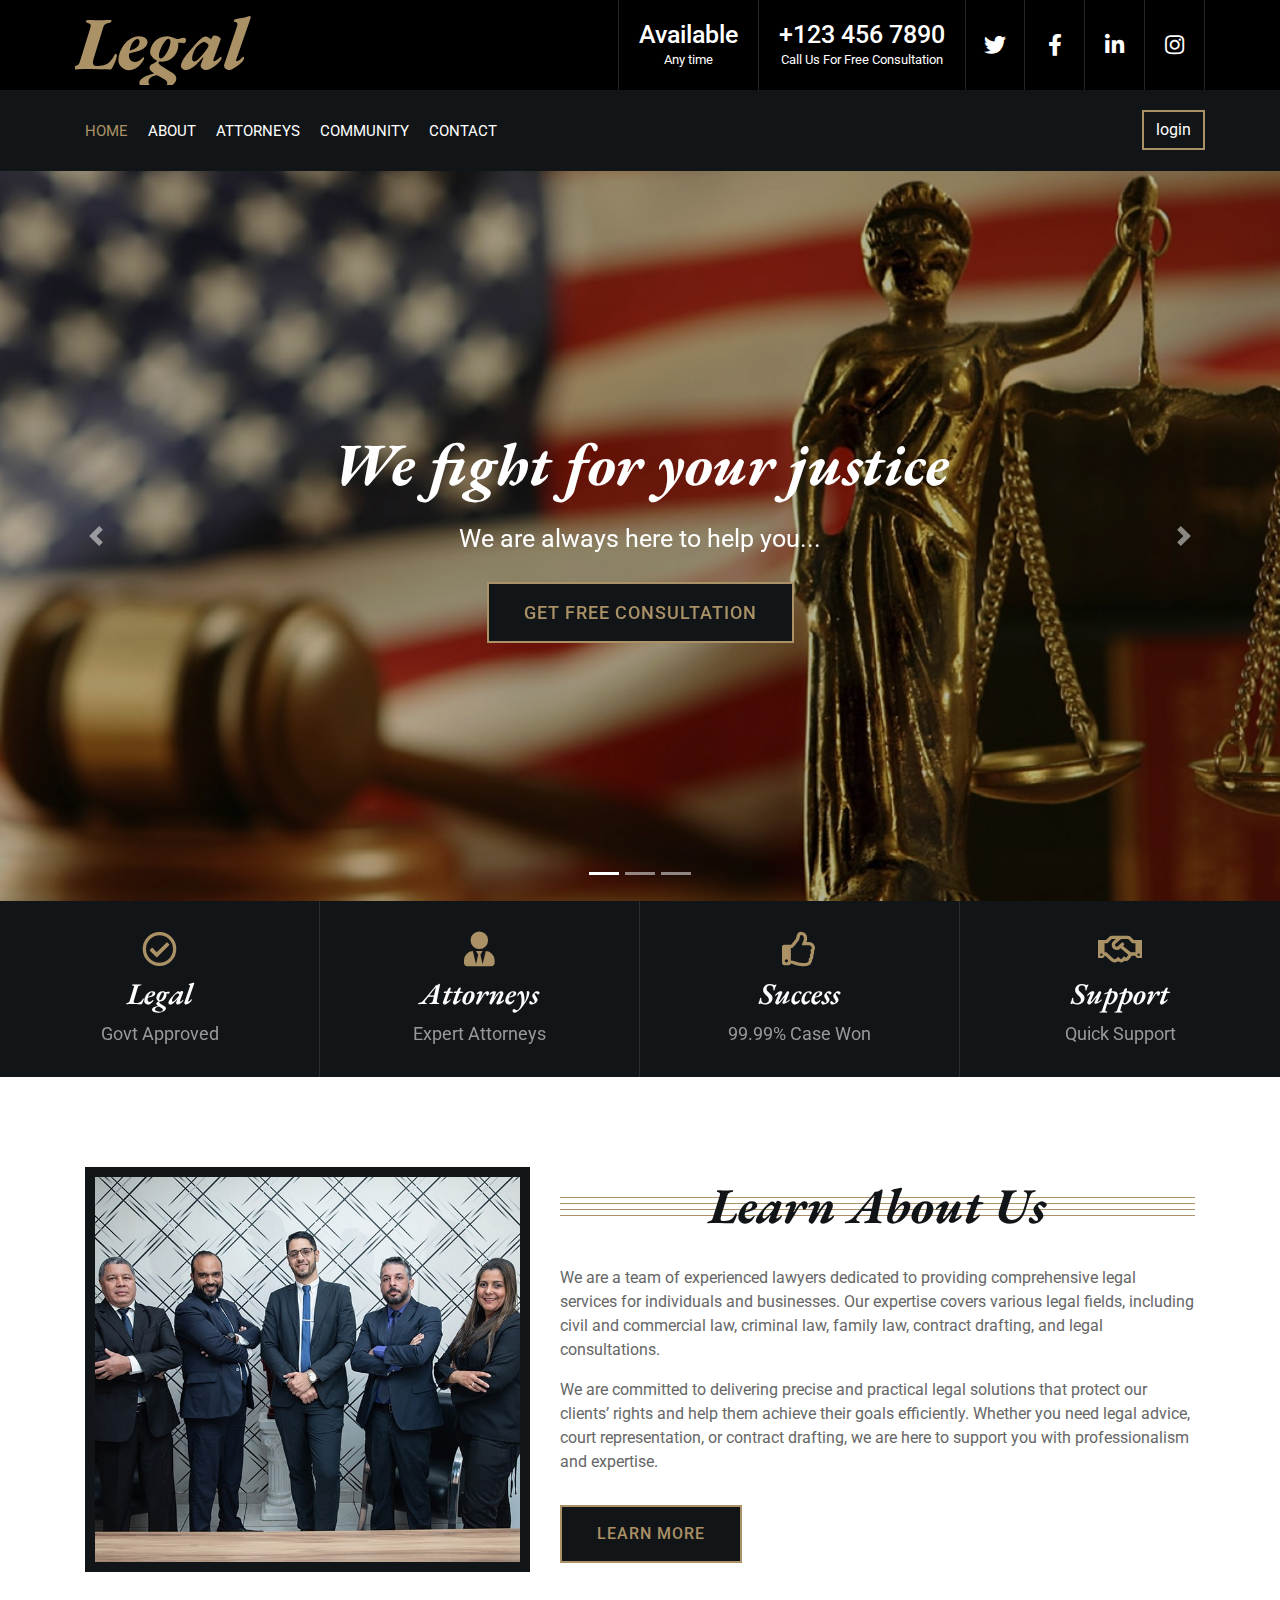
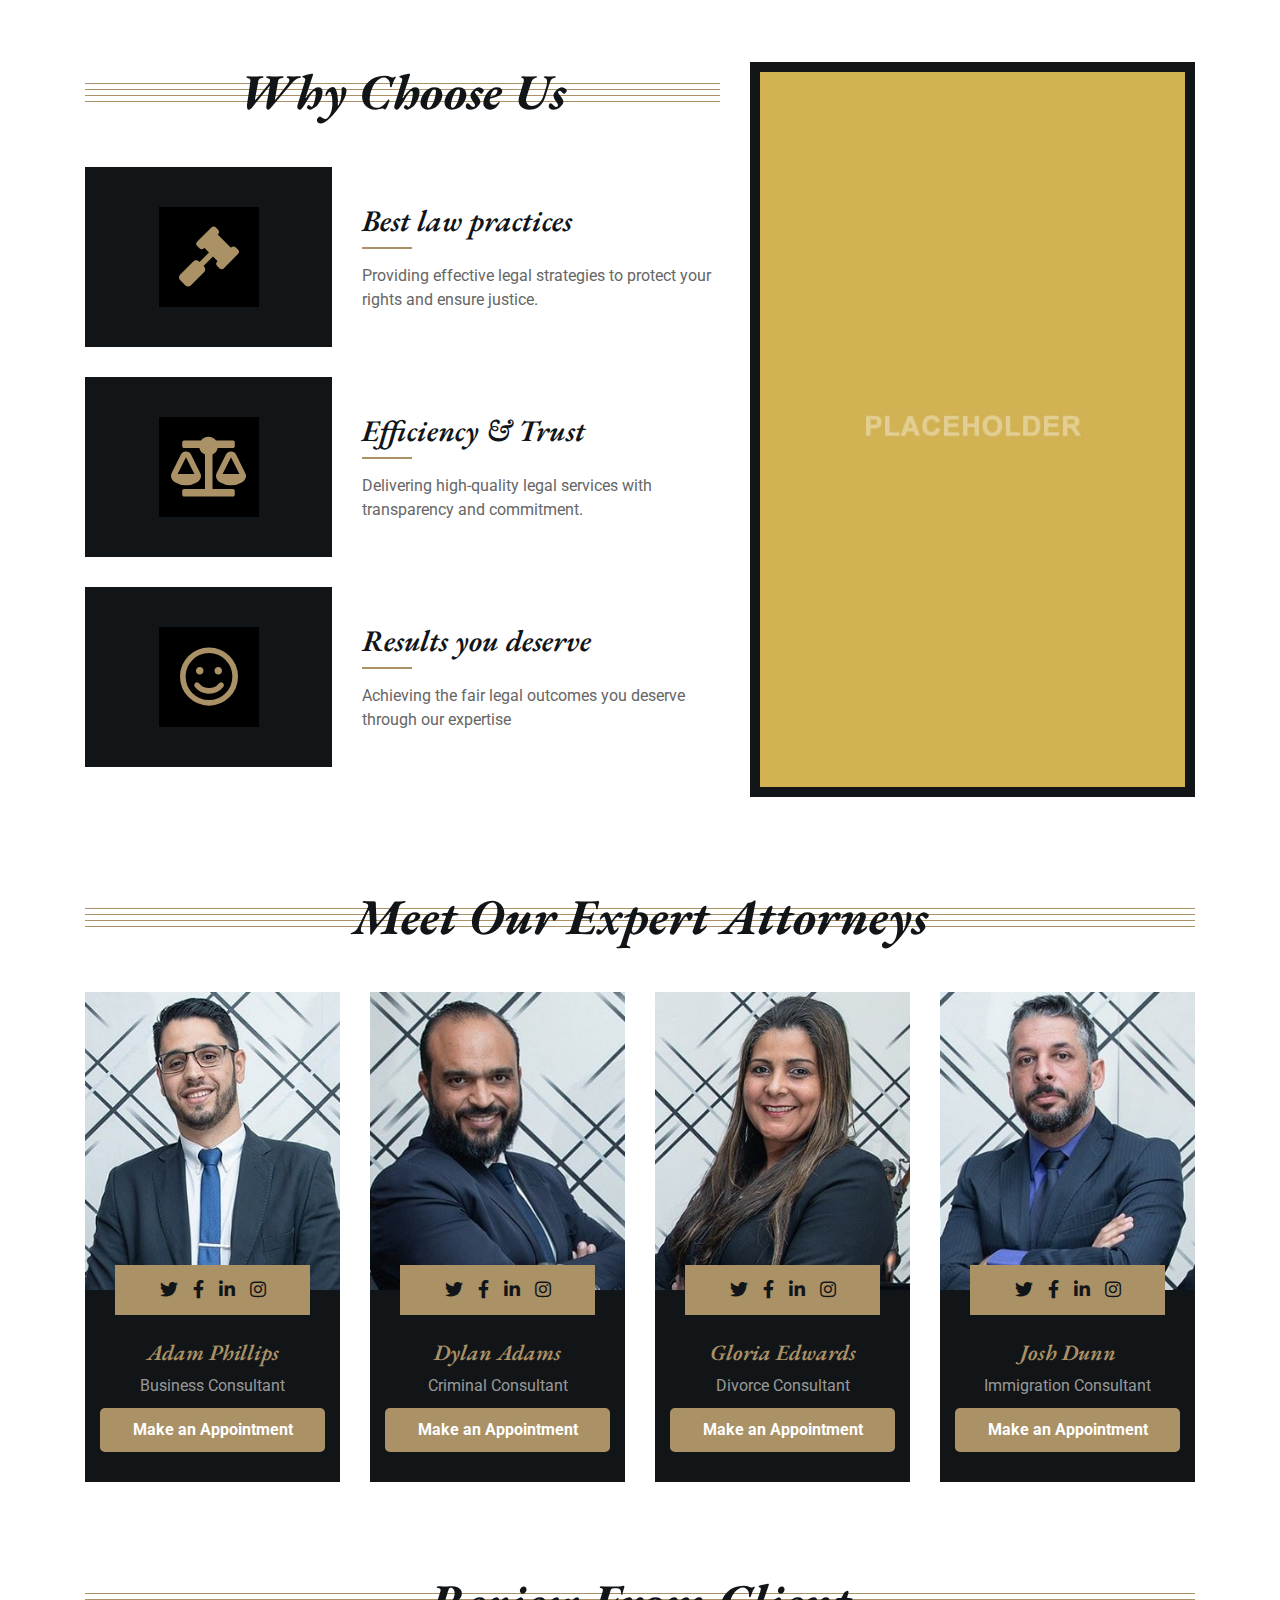
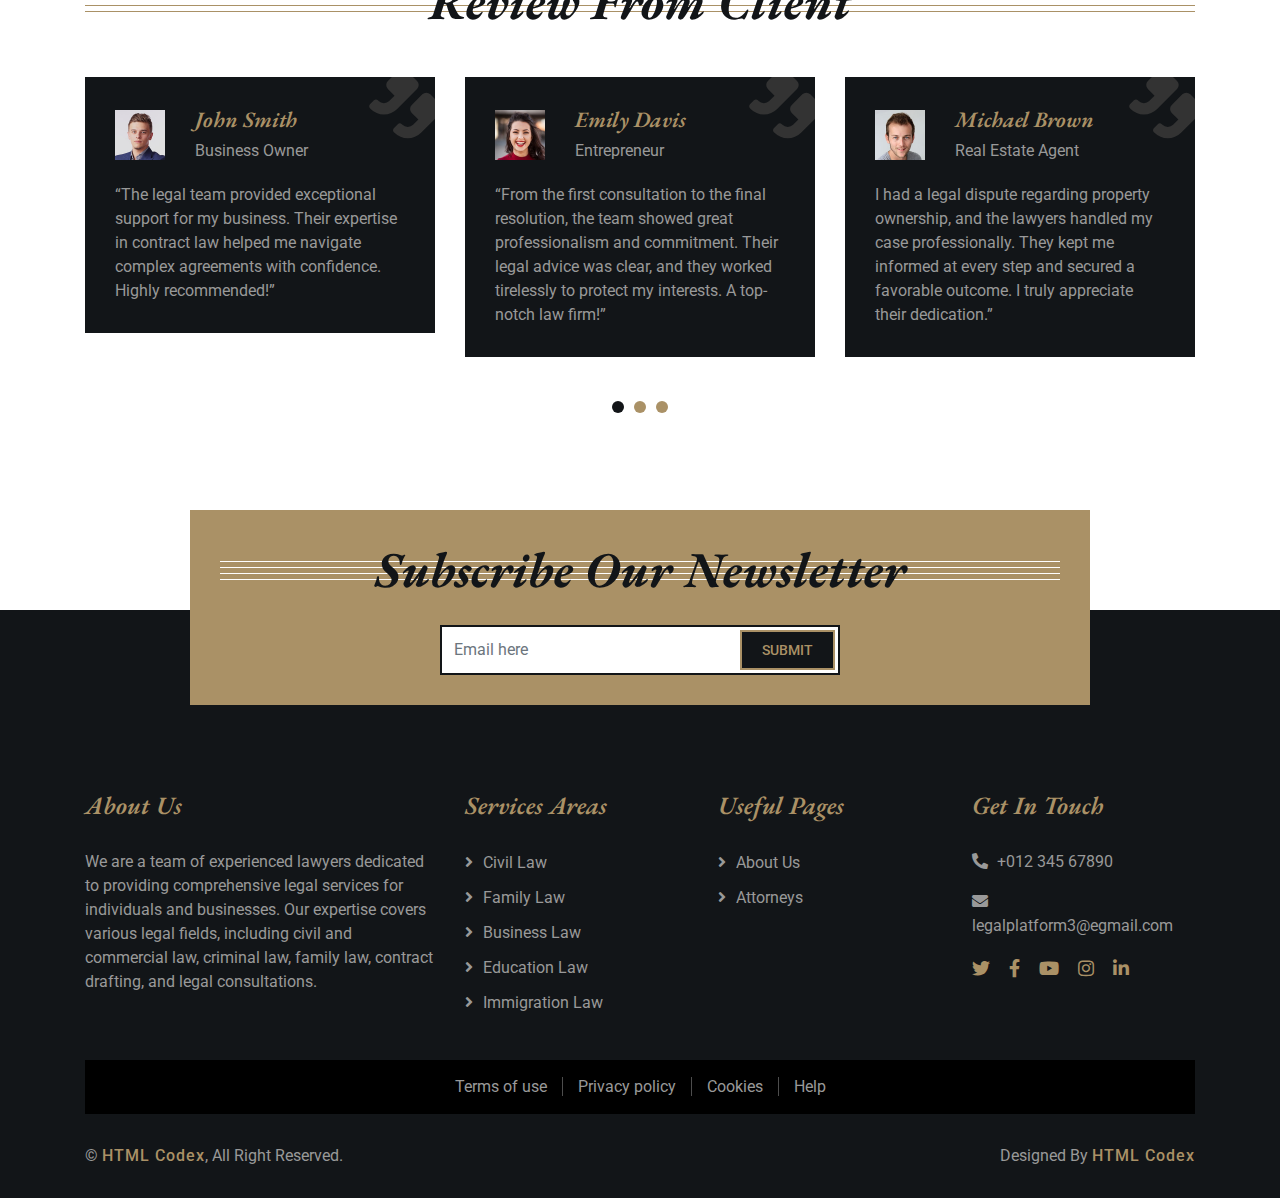
<file: law-firm-website-template/index.html>
<!DOCTYPE html>
<html lang="en">
    <head>
        <meta charset="utf-8">
        <title>Kanun - Law Firm Website Template</title>
        <meta content="width=device-width, initial-scale=1.0" name="viewport">
        <meta content="Law Firm Website Template" name="keywords">
        <meta content="Law Firm Website Template" name="description">

        <!-- Favicon -->
        <link href="img/favicon.ico" rel="icon">

        <!-- Google Font -->
        <link href="https://fonts.googleapis.com/css2?family=EB+Garamond:ital,wght@1,600;1,700;1,800&family=Roboto:wght@400;500&display=swap" rel="stylesheet"> 
        
        <!-- CSS Libraries -->
        <link href="https://stackpath.bootstrapcdn.com/bootstrap/4.4.1/css/bootstrap.min.css" rel="stylesheet">
        <link href="https://cdnjs.cloudflare.com/ajax/libs/font-awesome/5.10.0/css/all.min.css" rel="stylesheet">
        <link href="lib/animate/animate.min.css" rel="stylesheet">
        <link href="lib/owlcarousel/assets/owl.carousel.min.css" rel="stylesheet">

        <!-- Template Stylesheet -->
        <link href="css/style.css" rel="stylesheet">
    </head>

    <body>
        <div class="wrapper">
            <!-- Top Bar Start -->
            <div class="top-bar">
                <div class="container-fluid">
                    <div class="row">
                        <div class="col-lg-3">
                            <div class="logo">
                                <a href="index.html">
                                    <h1>Legal</h1>
                                    <!-- <img src="img/logo.jpg" alt="Logo"> -->
                                </a>
                            </div>
                        </div>
                        <div class="col-lg-9">
                            <div class="top-bar-right">
                                <div class="text">
                                    <h2>Available</h2>
                                    <p>Any time</p>
                                </div>
                                <div class="text">
                                    <h2>+123 456 7890</h2>
                                    <p>Call Us For Free Consultation</p>
                                </div>
                                <div class="social">
                                    <a href=""><i class="fab fa-twitter"></i></a>
                                    <a href=""><i class="fab fa-facebook-f"></i></a>
                                    <a href=""><i class="fab fa-linkedin-in"></i></a>
                                    <a href=""><i class="fab fa-instagram"></i></a>
                                </div>
                            </div>
                        </div>
                    </div>
                </div>
            </div>
            <!-- Top Bar End -->

            <!-- Nav Bar Start -->
            <div class="nav-bar">
                <div class="container-fluid">
                    <nav class="navbar navbar-expand-lg bg-dark navbar-dark">
                        <a href="#" class="navbar-brand">MENU</a>
                        <button type="button" class="navbar-toggler" data-toggle="collapse" data-target="#navbarCollapse">
                            <span class="navbar-toggler-icon"></span>
                        </button>

                        <div class="collapse navbar-collapse justify-content-between" id="navbarCollapse">
                            <div class="navbar-nav mr-auto">
                                <a href="index.html" class="nav-item nav-link active">Home</a>
                                <a href="about.html" class="nav-item nav-link">About</a>
                                <!-- <a href="service.html" class="nav-item nav-link">Practice</a> -->
                                <a href="team.html" class="nav-item nav-link">Attorneys</a>
                                <!-- <a href="portfolio.html" class="nav-item nav-link">Case Studies</a> -->
                                <div class="nav-item dropdown">
                                        <a href="blog.html" class="nav-item nav-link">Community</a>

                                </div>
                                <a href="contact.html" class="nav-item nav-link">Contact</a>
                            </div>
                            <div class="ml-auto">
                                <a class="btn" href="authentication.html">login</a>
                            </div>
                        </div>
                    </nav>
                </div>
            </div>
            <!-- Nav Bar End -->
            
            
            <!-- Carousel Start -->
            <div id="carousel" class="carousel slide" data-ride="carousel">
                <ol class="carousel-indicators">
                    <li data-target="#carousel" data-slide-to="0" class="active"></li>
                    <li data-target="#carousel" data-slide-to="1"></li>
                    <li data-target="#carousel" data-slide-to="2"></li>
                </ol>
                <div class="carousel-inner">
                    <div class="carousel-item active">
                        <img src="img/carousel-1.jpg" alt="Carousel Image">
                        <div class="carousel-caption">
                            <h1 class="animated fadeInLeft">We fight for your justice</h1>
                            <p class="animated fadeInRight">We are always here to help you...</p>
                            <a class="btn animated fadeInUp" href="contact.html">Get free consultation</a>
                        </div>
                    </div>

                    <div class="carousel-item">
                        <img src="img/carousel-2.jpg" alt="Carousel Image">
                        <div class="carousel-caption">
                            <h1 class="animated fadeInLeft">We prepared to oppose for you</h1>
                            <p class="animated fadeInRight">We are always here to help you...</p>
                            <a class="btn animated fadeInUp" href="contact.html">Get free consultation</a>
                        </div>
                    </div>

                    <div class="carousel-item">
                        <img src="img/carousel-3.jpg" alt="Carousel Image">
                        <div class="carousel-caption">
                            <h1 class="animated fadeInLeft">We fight for your privilege</h1>
                            <p class="animated fadeInRight">We are always here to help you...</p>
                            <a class="btn animated fadeInUp" href="contact.html">Get free consultation</a>
                        </div>
                    </div>
                </div>

                <a class="carousel-control-prev" href="#carousel" role="button" data-slide="prev">
                    <span class="carousel-control-prev-icon" aria-hidden="true"></span>
                    <span class="sr-only">Previous</span>
                </a>
                <a class="carousel-control-next" href="#carousel" role="button" data-slide="next">
                    <span class="carousel-control-next-icon" aria-hidden="true"></span>
                    <span class="sr-only">Next</span>
                </a>
            </div>
            <!-- Carousel End -->
            
            
            <!-- Top Feature Start-->
            <div class="feature-top">
                <div class="container-fluid">
                    <div class="row align-items-center">
                        <div class="col-md-3 col-sm-6">
                            <div class="feature-item">
                                <i class="far fa-check-circle"></i>
                                <h3>Legal</h3>
                                <p>Govt Approved</p>
                            </div>
                        </div>
                        <div class="col-md-3 col-sm-6">
                            <div class="feature-item">
                                <i class="fa fa-user-tie"></i>
                                <h3>Attorneys</h3>
                                <p>Expert Attorneys</p>
                            </div>
                        </div>
                        <div class="col-md-3 col-sm-6">
                            <div class="feature-item">
                                <i class="far fa-thumbs-up"></i>
                                <h3>Success</h3>
                                <p>99.99% Case Won</p>
                            </div>
                        </div>
                        <div class="col-md-3 col-sm-6">
                            <div class="feature-item">
                                <i class="far fa-handshake"></i>
                                <h3>Support</h3>
                                <p>Quick Support</p>
                            </div>
                        </div>
                    </div>
                </div>
            </div>
            <!-- Top Feature End-->
            
            
            <!-- About Start -->
            <div class="about">
                <div class="container">
                    <div class="row align-items-center">
                        <div class="col-lg-5 col-md-6">
                            <div class="about-img">
                                <img src="img/about.jpg" alt="Image">
                            </div>
                        </div>
                        <div class="col-lg-7 col-md-6">
                            <div class="section-header">
                                <h2>Learn About Us</h2>
                            </div>
                            <div class="about-text">
                                <p>
                                    We are a team of experienced lawyers dedicated to providing comprehensive legal services for individuals and businesses. Our expertise covers various legal fields, including civil and commercial law, criminal law, family law, contract drafting, and legal consultations.
                                </p>
                                <p>
                                    We are committed to delivering precise and practical legal solutions that protect our clients’ rights and help them achieve their goals efficiently. Whether you need legal advice, court representation, or contract drafting, we are here to support you with professionalism and expertise.
                                </p>
                                <a class="btn" href="">Learn More</a>
                            </div>
                        </div>
                    </div>
                </div>
            </div>
            <!-- About End -->

            <!-- Feature Start -->
            <div class="feature">
                <div class="container">
                    <div class="row">
                        <div class="col-md-7">
                            <div class="section-header">
                                <h2>Why Choose Us</h2>
                            </div>
                            <div class="row align-items-center feature-item">
                                <div class="col-5">
                                    <div class="feature-icon">
                                        <i class="fa fa-gavel"></i>
                                    </div>
                                </div>
                                <div class="col-7">
                                    <h3>Best law practices</h3>
                                    <p>
                                        Providing effective legal strategies to protect your rights and ensure justice.
                                    </p>
                                </div>
                            </div>
                            <div class="row align-items-center feature-item">
                                <div class="col-5">
                                    <div class="feature-icon">
                                        <i class="fa fa-balance-scale"></i>
                                    </div>
                                </div>
                                <div class="col-7">
                                    <h3>Efficiency & Trust</h3>
                                    <p>
                                        Delivering high-quality legal services with transparency and commitment.
                                    </p>
                                </div>
                            </div>
                            <div class="row align-items-center feature-item">
                                <div class="col-5">
                                    <div class="feature-icon">
                                        <i class="far fa-smile"></i>
                                    </div>
                                </div>
                                <div class="col-7">
                                    <h3>Results you deserve</h3>
                                    <p>
                                        Achieving the fair legal outcomes you deserve through our expertise
                                    </p>
                                </div>
                            </div>
                        </div>
                        <div class="col-md-5">
                            <div class="feature-img">
                                <img src="img/feature.jpg" alt="Feature">
                            </div>
                        </div>
                    </div>
                </div>
            </div>
            <!-- Feature End -->
            
            
            <!-- Team Start -->
            <div class="team">
                <div class="container">
                    <div class="section-header">
                        <h2>Meet Our Expert Attorneys</h2>
                    </div>
                    <div class="row">
                        <div class="col-lg-3 col-md-6">
                            <div class="team-item">
                                <div class="team-img">
                                    <img src="img/team-1.jpg" alt="Team Image">
                                </div>
                                <div class="team-text">
                                    <h2>Adam Phillips</h2>
                                    <p>Business Consultant</p>
                                    <div class="team-social">
                                        <a class="social-tw" href=""><i class="fab fa-twitter"></i></a>
                                        <a class="social-fb" href=""><i class="fab fa-facebook-f"></i></a>
                                        <a class="social-li" href=""><i class="fab fa-linkedin-in"></i></a>
                                        <a class="social-in" href=""><i class="fab fa-instagram"></i></a>
                                    </div>
                                    <a href="appointment.html" class="appointment-btn">Make an Appointment</a>
                                </div>
                            </div>
                        </div>
                        <div class="col-lg-3 col-md-6">
                            <div class="team-item">
                                <div class="team-img">
                                    <img src="img/team-2.jpg" alt="Team Image">
                                </div>
                                <div class="team-text">
                                    <h2>Dylan Adams</h2>
                                    <p>Criminal Consultant</p>
                                    <div class="team-social">
                                        <a class="social-tw" href=""><i class="fab fa-twitter"></i></a>
                                        <a class="social-fb" href=""><i class="fab fa-facebook-f"></i></a>
                                        <a class="social-li" href=""><i class="fab fa-linkedin-in"></i></a>
                                        <a class="social-in" href=""><i class="fab fa-instagram"></i></a>
                                    </div>
                                    <a href="appointment.html" class="appointment-btn">Make an Appointment</a>
                                </div>
                            </div>
                        </div>
                        <div class="col-lg-3 col-md-6">
                            <div class="team-item">
                                <div class="team-img">
                                    <img src="img/team-3.jpg" alt="Team Image">
                                </div>
                                <div class="team-text">
                                    <h2>Gloria Edwards</h2>
                                    <p>Divorce Consultant</p>
                                    <div class="team-social">
                                        <a class="social-tw" href=""><i class="fab fa-twitter"></i></a>
                                        <a class="social-fb" href=""><i class="fab fa-facebook-f"></i></a>
                                        <a class="social-li" href=""><i class="fab fa-linkedin-in"></i></a>
                                        <a class="social-in" href=""><i class="fab fa-instagram"></i></a>
                                    </div>
                                    <a href="appointment.html" class="appointment-btn">Make an Appointment</a>
                                </div>
                            </div>
                        </div>
                        <div class="col-lg-3 col-md-6">
                            <div class="team-item">
                                <div class="team-img">
                                    <img src="img/team-4.jpg" alt="Team Image">
                                </div>
                                <div class="team-text">
                                    <h2>Josh Dunn</h2>
                                    <p>Immigration Consultant</p>
                                    <div class="team-social">
                                        <a class="social-tw" href=""><i class="fab fa-twitter"></i></a>
                                        <a class="social-fb" href=""><i class="fab fa-facebook-f"></i></a>
                                        <a class="social-li" href=""><i class="fab fa-linkedin-in"></i></a>
                                        <a class="social-in" href=""><i class="fab fa-instagram"></i></a>
                                    </div>
                                    <a href="appointment.html" class="appointment-btn">Make an Appointment</a>
                                </div>
                            </div>
                        </div>
                    </div>
                </div>
            </div>
            <!-- Team End -->

            <!-- Testimonial Start -->
            <div class="testimonial">
                <div class="container">
                    <div class="section-header">
                        <h2>Review From Client</h2>
                    </div>
                    <div class="owl-carousel testimonials-carousel">
                        <div class="testimonial-item">
                            <i class="fa fa-quote-right"></i>
                            <div class="row align-items-center">
                                <div class="col-3">
                                    <img src="img/testimonial-1.jpg" alt="">
                                </div>
                                <div class="col-9">
                                    <h2>John Smith</h2>
                                    <p>Business Owner</p>
                                </div>
                                <div class="col-12">
                                    <p>
                                        “The legal team provided exceptional support for my business. Their expertise in contract law helped me navigate complex agreements with confidence. Highly recommended!”
                                    </p>
                                </div>
                            </div>
                        </div>
                        <div class="testimonial-item">
                            <i class="fa fa-quote-right"></i>
                            <div class="row align-items-center">
                                <div class="col-3">
                                    <img src="img/testimonial-2.jpg" alt="">
                                </div>
                                <div class="col-9">
                                    <h2>Emily Davis</h2>
                                    <p>Entrepreneur</p>
                                </div>
                                <div class="col-12">
                                    <p>
                                        “From the first consultation to the final resolution, the team showed great professionalism and commitment. Their legal advice was clear, and they worked tirelessly to protect my interests. A top-notch law firm!”
                                    </p>
                                </div>
                            </div>
                        </div>
                        <div class="testimonial-item">
                            <i class="fa fa-quote-right"></i>
                            <div class="row align-items-center">
                                <div class="col-3">
                                    <img src="img/testimonial-3.jpg" alt="">
                                </div>
                                <div class="col-9">
                                    <h2>Michael Brown</h2>
                                    <p>Real Estate Agent</p>
                                </div>
                                <div class="col-12">
                                    <p>
                                        I had a legal dispute regarding property ownership, and the lawyers handled my case professionally. They kept me informed at every step and secured a favorable outcome. I truly appreciate their dedication.”
                                    </p>
                                </div>
                            </div>
                        </div>
                        <div class="testimonial-item">
                            <i class="fa fa-quote-right"></i>
                            <div class="row align-items-center">
                                <div class="col-3">
                                    <img src="img/testimonial-4.jpg" alt="">
                                </div>
                                <div class="col-9">
                                    <h2>Sarah Johnson</h2>
                                    <p>Marketing Manager</p>
                                </div>
                                <div class="col-12">
                                    <p>
                                        “I was facing a complicated legal issue, and the lawyers handled it with utmost professionalism. Their guidance was clear, and they fought for my rights until we won the case. I couldn’t have asked for better legal representation!”
                                    </p>
                                </div>
                            </div>
                        </div>
                        <div class="testimonial-item">
                            <i class="fa fa-quote-right"></i>
                            <div class="row align-items-center">
                                <div class="col-3">
                                    <img src="img/testimonial-1.jpg" alt="">
                                </div>
                                <div class="col-9">
                                    <h2>David Wilson</h2>
                                    <p>Financial Consultant</p>
                                </div>
                                <div class="col-12">
                                    <p>
                                        “I needed help drafting and reviewing business contracts, and this law firm exceeded my expectations. Their attention to detail and deep understanding of corporate law saved me from potential legal pitfalls. Excellent service!”
                                    </p>
                                </div>
                            </div>
                        </div>
                        <div class="testimonial-item">
                            <i class="fa fa-quote-right"></i>
                            <div class="row align-items-center">
                                <div class="col-3">
                                    <img src="img/testimonial-2.jpg" alt="">
                                </div>
                                <div class="col-9">
                                    <h2>Olivia Martinez</h2>
                                    <p>Freelancer</p>
                                </div>
                                <div class="col-12">
                                    <p>
                                        “Dealing with legal matters can be stressful, but this team made everything so easy. They explained all the legal jargon in a way I could understand and ensured a smooth process. Truly grateful for their support!”
                                    </p>
                                </div>
                            </div>
                        </div>
                        <div class="testimonial-item">
                            <i class="fa fa-quote-right"></i>
                            <div class="row align-items-center">
                                <div class="col-3">
                                    <img src="img/testimonial-3.jpg" alt="">
                                </div>
                                <div class="col-9">
                                    <h2>James Anderson</h2>
                                    <p>Investor</p>
                                </div>
                                <div class="col-12">
                                    <p>
                                        “The attorneys here are not just knowledgeable but also genuinely care about their clients. Their strategic approach helped me resolve a dispute efficiently. I highly recommend them for any legal needs!”
                                    </p>
                                </div>
                            </div>
                        </div>
                    </div>
                </div>
            </div>
            <!-- Testimonial End -->


            
            
            <!-- Newsletter Start -->
            <div class="newsletter">
                <div class="container">
                    <div class="section-header">
                        <h2>Subscribe Our Newsletter</h2>
                    </div>
                    <div class="form">
                        <input class="form-control" placeholder="Email here">
                        <button class="btn">Submit</button>
                    </div>
                </div>
            </div>
            <!-- Newsletter End -->


            <!-- Footer Start -->
            <div class="footer">
                <div class="container">
                    <div class="row">
                        <div class="col-md-6 col-lg-4">
                            <div class="footer-about">
                                <h2>About Us</h2>
                                <p>
                                    We are a team of experienced lawyers dedicated to providing comprehensive legal services for individuals and businesses. Our expertise covers various legal fields, including civil and commercial law, criminal law, family law, contract drafting, and legal consultations.
                                </p>
                            </div>
                        </div>
                        <div class="col-md-6 col-lg-8">
                            <div class="row">
                        <div class="col-md-6 col-lg-4">
                            <div class="footer-link">
                                <h2>Services Areas</h2>
                                <a href="">Civil Law</a>
                                <a href="">Family Law</a>
                                <a href="">Business Law</a>
                                <a href="">Education Law</a>
                                <a href="">Immigration Law</a>
                            </div>
                        </div>
                        <div class="col-md-6 col-lg-4">
                            <div class="footer-link">
                                <h2>Useful Pages</h2>
                                <a href="">About Us</a>
                                <a href="">Attorneys</a>
                            </div>
                        </div>
                        <div class="col-md-6 col-lg-4">
                            <div class="footer-contact">
                                <h2>Get In Touch</h2>
                                <!-- <p><i class="fa fa-map-marker-alt"></i>123 Street, New York, USA</p> -->
                                <p><i class="fa fa-phone-alt"></i>+012 345 67890</p>
                                <p><i class="fa fa-envelope"></i>legalplatform3@egmail.com</p>
                                <div class="footer-social">
                                    <a href=""><i class="fab fa-twitter"></i></a>
                                    <a href=""><i class="fab fa-facebook-f"></i></a>
                                    <a href=""><i class="fab fa-youtube"></i></a>
                                    <a href=""><i class="fab fa-instagram"></i></a>
                                    <a href=""><i class="fab fa-linkedin-in"></i></a>
                                </div>
                            </div>
                        </div>
                        </div>
                    </div>
                    </div>
                </div>
                <div class="container footer-menu">
                    <div class="f-menu">
                        <a href="">Terms of use</a>
                        <a href="">Privacy policy</a>
                        <a href="">Cookies</a>
                        <a href="">Help</a>
                        <!-- <a href="">FQAs</a> -->
                    </div>
                </div>
                <div class="container copyright">
                    <div class="row">
                        <div class="col-md-6">
                            <p>&copy; <a href="https://htmlcodex.com/law-firm-website-template">HTML Codex</a>, All Right Reserved.</p>
                        </div>
                        <div class="col-md-6">
                            <p>Designed By <a href="https://htmlcodex.com">HTML Codex</a></p>
                        </div>
                    </div>
                </div>
            </div>
            <!-- Footer End -->
            
            <a href="#" class="back-to-top"><i class="fa fa-chevron-up"></i></a>
        </div>

        <!-- JavaScript Libraries -->
        <script src="https://code.jquery.com/jquery-3.4.1.min.js"></script>
        <script src="https://stackpath.bootstrapcdn.com/bootstrap/4.4.1/js/bootstrap.bundle.min.js"></script>
        <script src="lib/easing/easing.min.js"></script>
        <script src="lib/owlcarousel/owl.carousel.min.js"></script>
        <script src="lib/isotope/isotope.pkgd.min.js"></script>

        <!-- Template Javascript -->
        <script src="js/main.js"></script>
    </body>
</html>
</file>
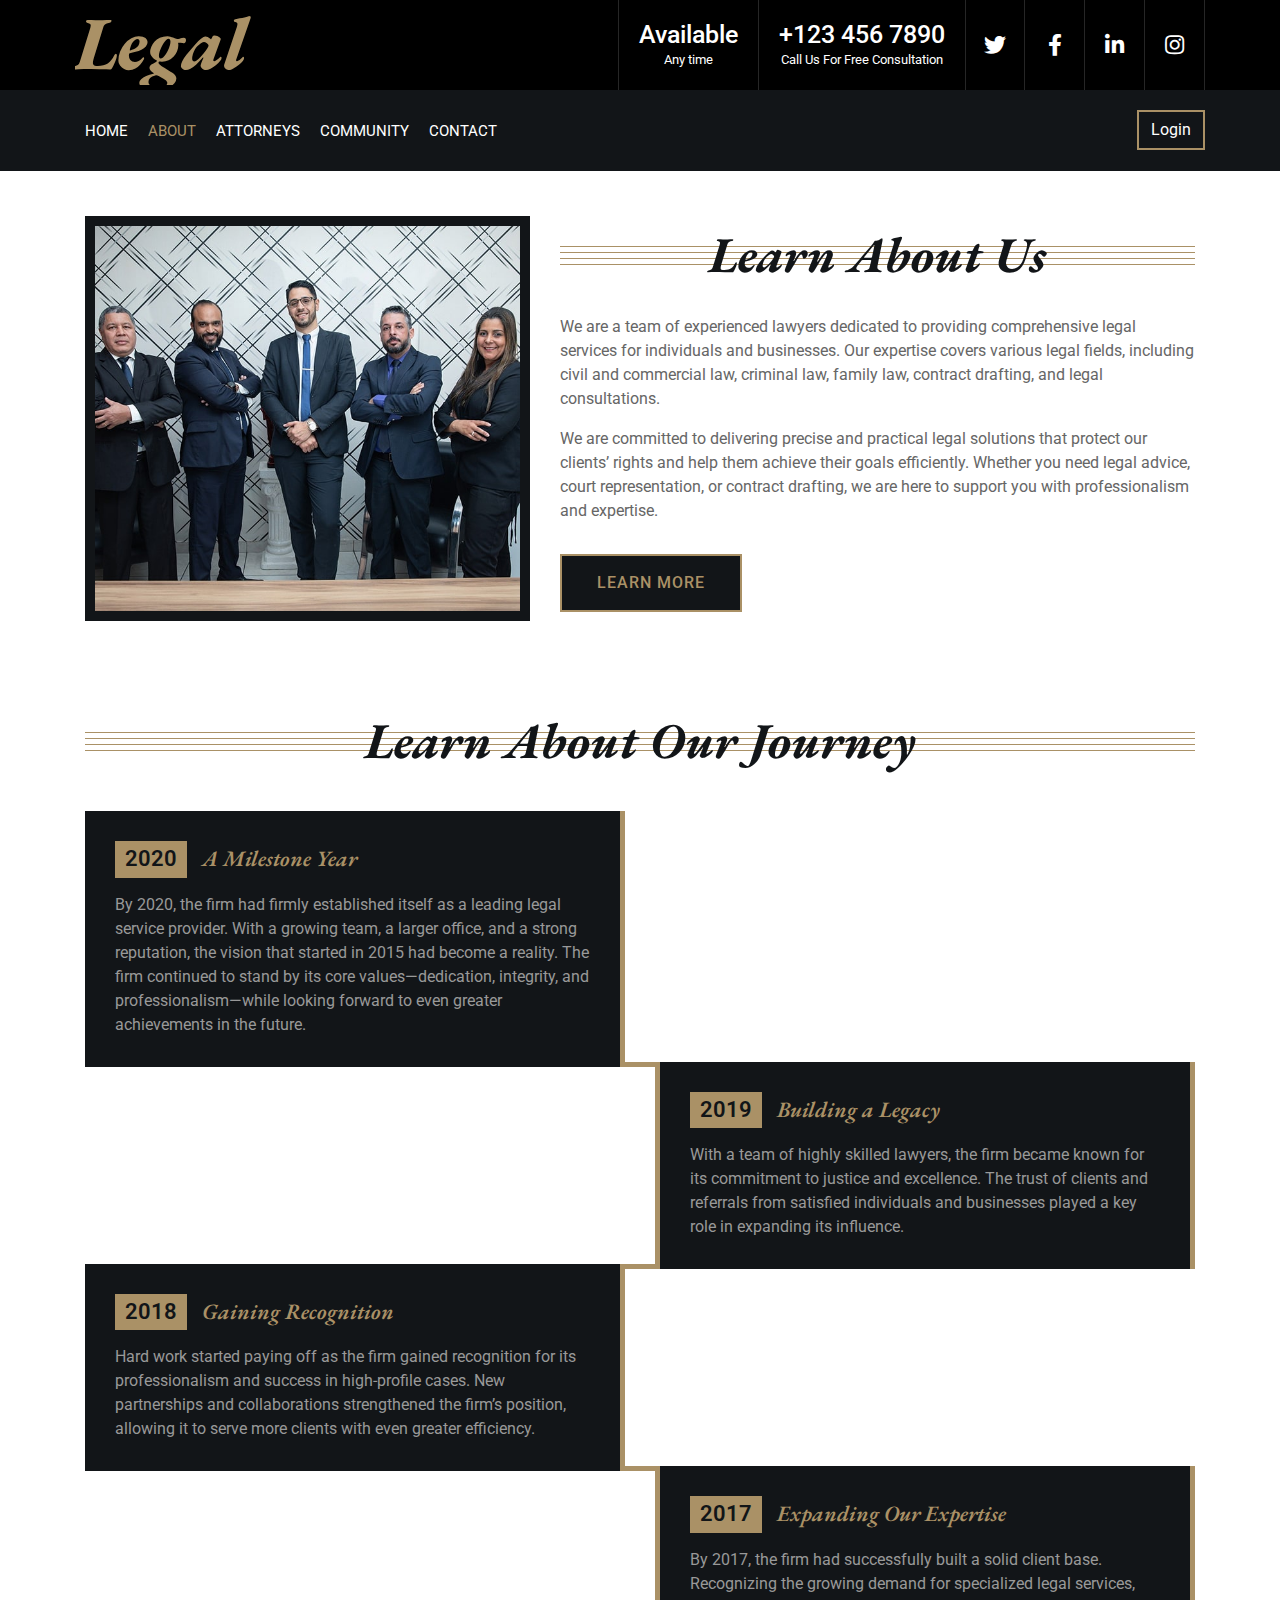
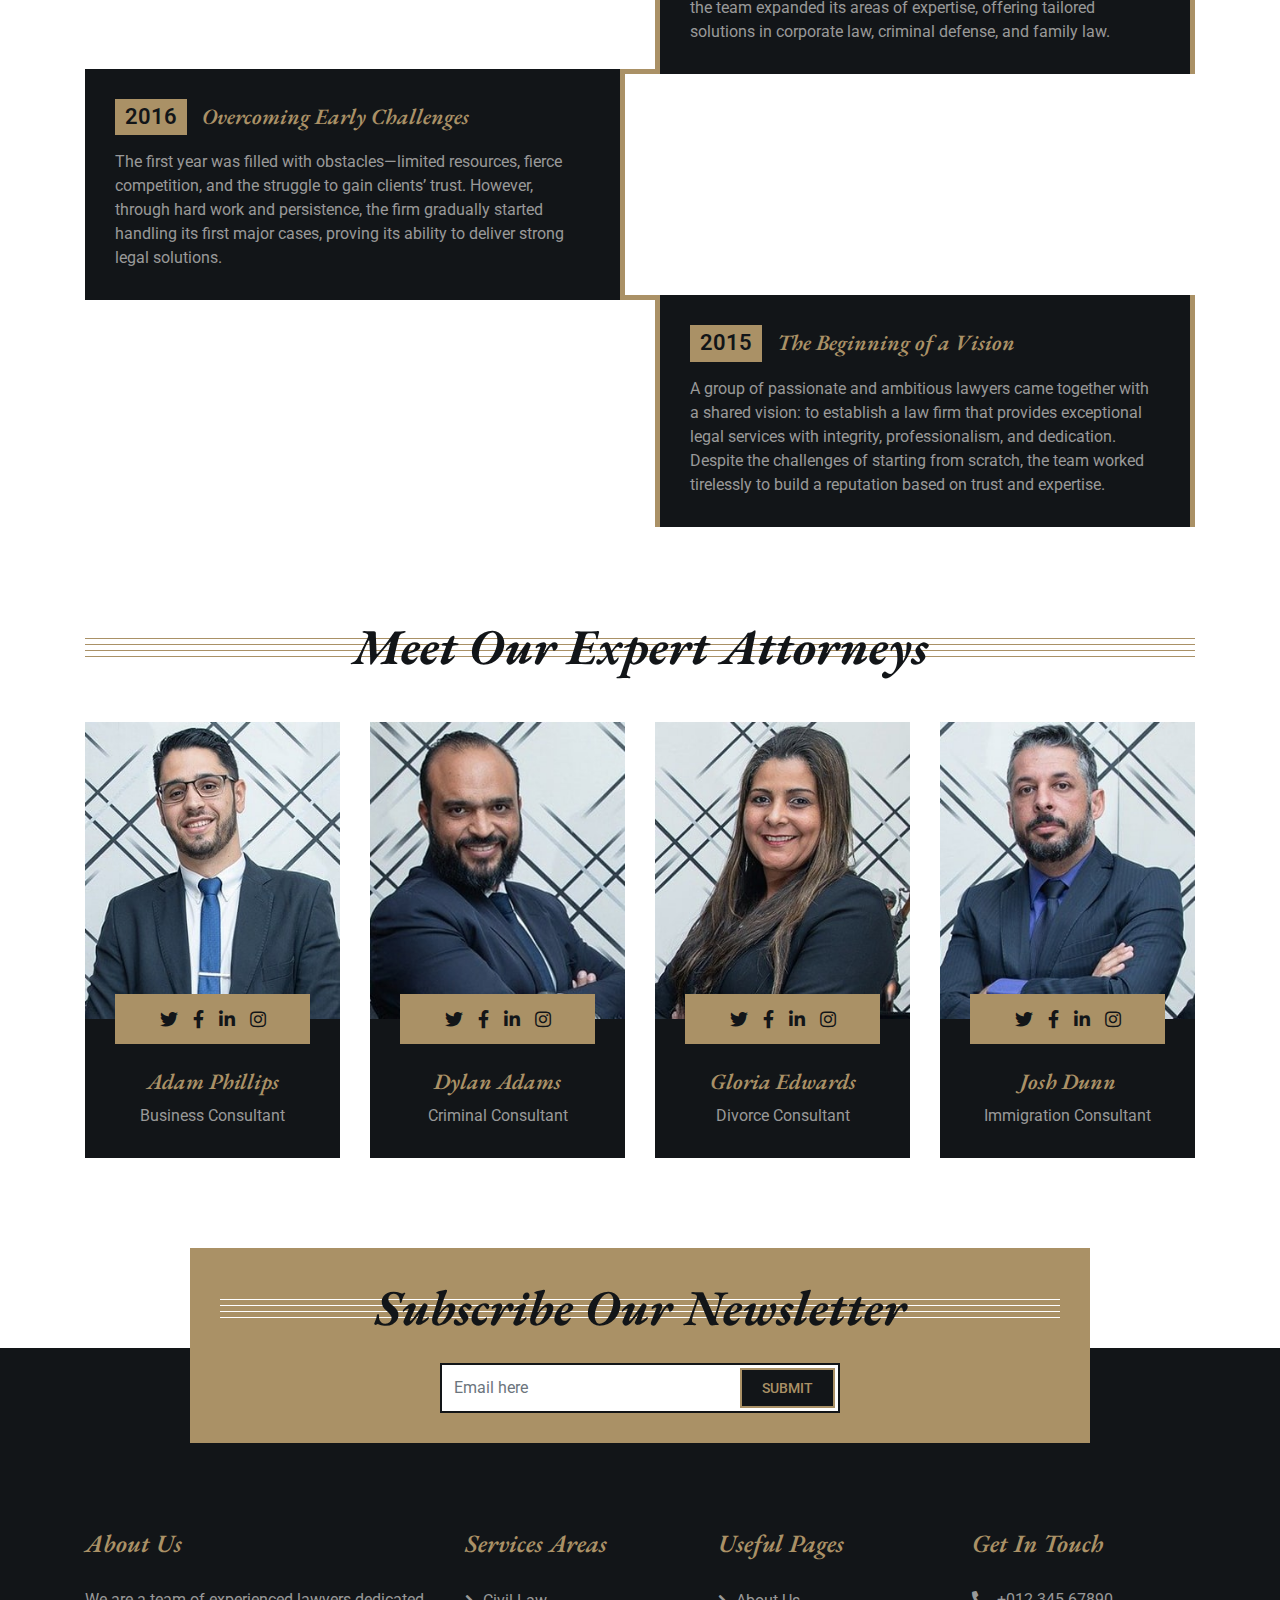
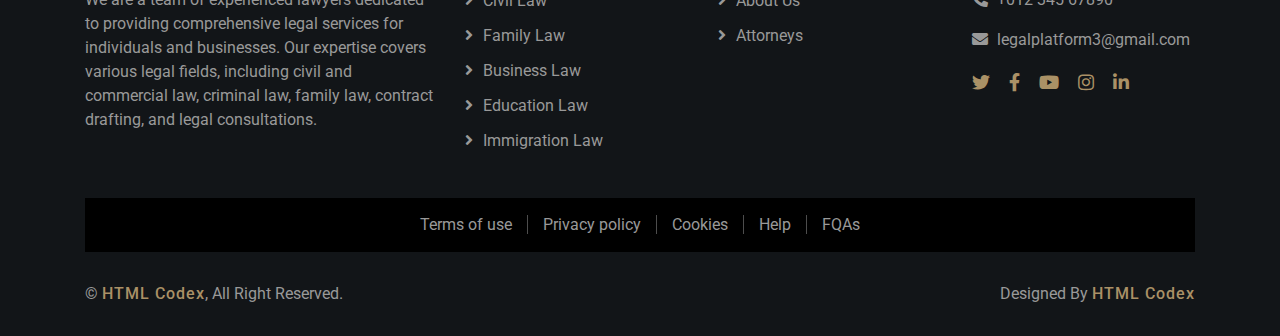
<file: law-firm-website-template/about.html>
<!DOCTYPE html>
<html lang="en">
    <head>
        <meta charset="utf-8">
        <title>Kanun - Law Firm Website Template</title>
        <meta content="width=device-width, initial-scale=1.0" name="viewport">
        <meta content="Law Firm Website Template" name="keywords">
        <meta content="Law Firm Website Template" name="description">

        <!-- Favicon -->
        <link href="img/favicon.ico" rel="icon">

        <!-- Google Font -->
        <link href="https://fonts.googleapis.com/css2?family=EB+Garamond:ital,wght@1,600;1,700;1,800&family=Roboto:wght@400;500&display=swap" rel="stylesheet"> 
        
        <!-- CSS Libraries -->
        <link href="https://stackpath.bootstrapcdn.com/bootstrap/4.4.1/css/bootstrap.min.css" rel="stylesheet">
        <link href="https://cdnjs.cloudflare.com/ajax/libs/font-awesome/5.10.0/css/all.min.css" rel="stylesheet">
        <link href="lib/animate/animate.min.css" rel="stylesheet">
        <link href="lib/owlcarousel/assets/owl.carousel.min.css" rel="stylesheet">

        <!-- Template Stylesheet -->
        <link href="css/style.css" rel="stylesheet">
    </head>

    <body>
        <div class="wrapper">
            <!-- Top Bar Start -->
            <div class="top-bar">
                <div class="container-fluid">
                    <div class="row">
                        <div class="col-lg-3">
                            <div class="logo">
                                <a href="index.html">
                                    <h1>Legal</h1>
                                    <!-- <img src="img/logo.jpg" alt="Logo"> -->
                                </a>
                            </div>
                        </div>
                        <div class="col-lg-9">
                            <div class="top-bar-right">
                                <div class="text">
                                    <h2>Available</h2>
                                    <p>Any time</p>
                                </div>
                                <div class="text">
                                    <h2>+123 456 7890</h2>
                                    <p>Call Us For Free Consultation</p>
                                </div>
                                <div class="social">
                                    <a href=""><i class="fab fa-twitter"></i></a>
                                    <a href=""><i class="fab fa-facebook-f"></i></a>
                                    <a href=""><i class="fab fa-linkedin-in"></i></a>
                                    <a href=""><i class="fab fa-instagram"></i></a>
                                </div>
                            </div>
                        </div>
                    </div>
                </div>
            </div>
            <!-- Top Bar End -->

            <!-- Nav Bar Start -->
            <div class="nav-bar">
                <div class="container-fluid">
                    <nav class="navbar navbar-expand-lg bg-dark navbar-dark">
                        <a href="#" class="navbar-brand">MENU</a>
                        <button type="button" class="navbar-toggler" data-toggle="collapse" data-target="#navbarCollapse">
                            <span class="navbar-toggler-icon"></span>
                        </button>

                        <div class="collapse navbar-collapse justify-content-between" id="navbarCollapse">
                            <div class="navbar-nav mr-auto">
                                <a href="index.html" class="nav-item nav-link">Home</a>
                                <a href="about.html" class="nav-item nav-link active">About</a>
                                <a href="team.html" class="nav-item nav-link">Attorneys</a>
                                <div class="nav-item dropdown">
                                    <a href="blog.html" class="nav-item nav-link">Community</a>

                            </div>
                            <a href="contact.html" class="nav-item nav-link">Contact</a>
                        </div>
                            <div class="ml-auto">
                                <a class="btn" href="authentication.html">Login</a>
                            </div>
                        </div>
                    </nav>
                </div>
            </div>
            <!-- Nav Bar End -->
            
            <!-- About Start -->
            <div class="about">
                <div class="container">
                    <div class="row align-items-center">
                        <div class="col-lg-5 col-md-6">
                            <div class="about-img">
                                <img src="img/about.jpg" alt="Image">
                            </div>
                        </div>
                        <div class="col-lg-7 col-md-6">
                            <div class="section-header">
                                <h2>Learn About Us</h2>
                            </div>
                            <div class="about-text">
                                <p>
                                    We are a team of experienced lawyers dedicated to providing comprehensive legal services for individuals and businesses. Our expertise covers various legal fields, including civil and commercial law, criminal law, family law, contract drafting, and legal consultations.
                                </p>
                                <p>
                                    We are committed to delivering precise and practical legal solutions that protect our clients’ rights and help them achieve their goals efficiently. Whether you need legal advice, court representation, or contract drafting, we are here to support you with professionalism and expertise.
                                </p>
                                <a class="btn" href="">Learn More</a>
                            </div>
                        </div>
                    </div>
                </div>
            </div>
            <!-- About End -->


            <!-- Timeline Start -->
            <div class="timeline">
                <div class="container">
                    <div class="section-header">
                        <h2>Learn About Our Journey</h2>
                    </div>
                    <div class="timeline-start">
                        <div class="timeline-container left">
                            <div class="timeline-content">
                                <h2><span>2020</span>A Milestone Year</h2>
                                <p>
                                    By 2020, the firm had firmly established itself as a leading legal service provider. With a growing team, a larger office, and a strong reputation, the vision that started in 2015 had become a reality. The firm continued to stand by its core values—dedication, integrity, and professionalism—while looking forward to even greater achievements in the future.
                                </p>
                            </div>
                        </div>
                        <div class="timeline-container right">
                            <div class="timeline-content">
                                <h2><span>2019</span>Building a Legacy</h2>
                                <p>
                                    With a team of highly skilled lawyers, the firm became known for its commitment to justice and excellence. The trust of clients and referrals from satisfied individuals and businesses played a key role in expanding its influence.
                                </p>
                            </div>
                        </div>
                        <div class="timeline-container left">
                            <div class="timeline-content">
                                <h2><span>2018</span>Gaining Recognition</h2>
                                <p>
                                    Hard work started paying off as the firm gained recognition for its professionalism and success in high-profile cases. New partnerships and collaborations strengthened the firm’s position, allowing it to serve more clients with even greater efficiency.
                                </p>
                            </div>
                        </div>
                        <div class="timeline-container right">
                            <div class="timeline-content">
                                <h2><span>2017</span>Expanding Our Expertise</h2>
                                <p>
                                    By 2017, the firm had successfully built a solid client base. Recognizing the growing demand for specialized legal services, the team expanded its areas of expertise, offering tailored solutions in corporate law, criminal defense, and family law.
                                </p>
                            </div>
                        </div>
                        <div class="timeline-container left">
                            <div class="timeline-content">
                                <h2><span>2016</span>Overcoming Early Challenges</h2>
                                <p>
                                    The first year was filled with obstacles—limited resources, fierce competition, and the struggle to gain clients’ trust. However, through hard work and persistence, the firm gradually started handling its first major cases, proving its ability to deliver strong legal solutions.
                                </p>
                            </div>
                        </div>
                        <div class="timeline-container right">
                            <div class="timeline-content">
                                <h2><span>2015</span>The Beginning of a Vision</h2>
                                <p>
                                    A group of passionate and ambitious lawyers came together with a shared vision: to establish a law firm that provides exceptional legal services with integrity, professionalism, and dedication. Despite the challenges of starting from scratch, the team worked tirelessly to build a reputation based on trust and expertise.
                                </p>
                            </div>
                        </div>
                    </div>
                </div>
            </div>
            <!-- Timeline End -->


            <!-- Team Start -->
            <div class="team">
                <div class="container">
                    <div class="section-header">
                        <h2>Meet Our Expert Attorneys</h2>
                    </div>
                    <div class="row">
                        <div class="col-lg-3 col-md-6">
                            <div class="team-item">
                                <div class="team-img">
                                    <img src="img/team-1.jpg" alt="Team Image">
                                </div>
                                <div class="team-text">
                                    <h2>Adam Phillips</h2>
                                    <p>Business Consultant</p>
                                    <div class="team-social">
                                        <a class="social-tw" href=""><i class="fab fa-twitter"></i></a>
                                        <a class="social-fb" href=""><i class="fab fa-facebook-f"></i></a>
                                        <a class="social-li" href=""><i class="fab fa-linkedin-in"></i></a>
                                        <a class="social-in" href=""><i class="fab fa-instagram"></i></a>
                                    </div>
                                </div>
                            </div>
                        </div>
                        <div class="col-lg-3 col-md-6">
                            <div class="team-item">
                                <div class="team-img">
                                    <img src="img/team-2.jpg" alt="Team Image">
                                </div>
                                <div class="team-text">
                                    <h2>Dylan Adams</h2>
                                    <p>Criminal Consultant</p>
                                    <div class="team-social">
                                        <a class="social-tw" href=""><i class="fab fa-twitter"></i></a>
                                        <a class="social-fb" href=""><i class="fab fa-facebook-f"></i></a>
                                        <a class="social-li" href=""><i class="fab fa-linkedin-in"></i></a>
                                        <a class="social-in" href=""><i class="fab fa-instagram"></i></a>
                                    </div>
                                </div>
                            </div>
                        </div>
                        <div class="col-lg-3 col-md-6">
                            <div class="team-item">
                                <div class="team-img">
                                    <img src="img/team-3.jpg" alt="Team Image">
                                </div>
                                <div class="team-text">
                                    <h2>Gloria Edwards</h2>
                                    <p>Divorce Consultant</p>
                                    <div class="team-social">
                                        <a class="social-tw" href=""><i class="fab fa-twitter"></i></a>
                                        <a class="social-fb" href=""><i class="fab fa-facebook-f"></i></a>
                                        <a class="social-li" href=""><i class="fab fa-linkedin-in"></i></a>
                                        <a class="social-in" href=""><i class="fab fa-instagram"></i></a>
                                    </div>
                                </div>
                            </div>
                        </div>
                        <div class="col-lg-3 col-md-6">
                            <div class="team-item">
                                <div class="team-img">
                                    <img src="img/team-4.jpg" alt="Team Image">
                                </div>
                                <div class="team-text">
                                    <h2>Josh Dunn</h2>
                                    <p>Immigration Consultant</p>
                                    <div class="team-social">
                                        <a class="social-tw" href=""><i class="fab fa-twitter"></i></a>
                                        <a class="social-fb" href=""><i class="fab fa-facebook-f"></i></a>
                                        <a class="social-li" href=""><i class="fab fa-linkedin-in"></i></a>
                                        <a class="social-in" href=""><i class="fab fa-instagram"></i></a>
                                    </div>
                                </div>
                            </div>
                        </div>
                    </div>
                </div>
            </div>
            <!-- Team End -->


            <!-- Newsletter Start -->
            <div class="newsletter">
                <div class="container">
                    <div class="section-header">
                        <h2>Subscribe Our Newsletter</h2>
                    </div>
                    <div class="form">
                        <input class="form-control" placeholder="Email here">
                        <button class="btn">Submit</button>
                    </div>
                </div>
            </div>
            <!-- Newsletter End -->


            <!-- Footer Start -->
            <div class="footer">
                <div class="container">
                    <div class="row">
                        <div class="col-md-6 col-lg-4">
                            <div class="footer-about">
                                <h2>About Us</h2>
                                <p>
                                    We are a team of experienced lawyers dedicated to providing comprehensive legal services for individuals and businesses. Our expertise covers various legal fields, including civil and commercial law, criminal law, family law, contract drafting, and legal consultations.
                                </p>
                            </div>
                        </div>
                        <div class="col-md-6 col-lg-8">
                            <div class="row">
                        <div class="col-md-6 col-lg-4">
                            <div class="footer-link">
                                <h2>Services Areas</h2>
                                <a href="">Civil Law</a>
                                <a href="">Family Law</a>
                                <a href="">Business Law</a>
                                <a href="">Education Law</a>
                                <a href="">Immigration Law</a>
                            </div>
                        </div>
                        <div class="col-md-6 col-lg-4">
                            <div class="footer-link">
                                <h2>Useful Pages</h2>
                                <a href="">About Us</a>
                                <a href="">Attorneys</a>
                            </div>
                        </div>
                        <div class="col-md-6 col-lg-4">
                            <div class="footer-contact">
                                <h2>Get In Touch</h2>
                                <!-- <p><i class="fa fa-map-marker-alt"></i>123 Street, New York, USA</p> -->
                                <p><i class="fa fa-phone-alt"></i>+012 345 67890</p>
                                <p><i class="fa fa-envelope"></i>legalplatform3@gmail.com</p>
                                <div class="footer-social">
                                    <a href=""><i class="fab fa-twitter"></i></a>
                                    <a href=""><i class="fab fa-facebook-f"></i></a>
                                    <a href=""><i class="fab fa-youtube"></i></a>
                                    <a href=""><i class="fab fa-instagram"></i></a>
                                    <a href=""><i class="fab fa-linkedin-in"></i></a>
                                </div>
                            </div>
                        </div>
                        </div>
                    </div>
                    </div>
                </div>
                <div class="container footer-menu">
                    <div class="f-menu">
                        <a href="">Terms of use</a>
                        <a href="">Privacy policy</a>
                        <a href="">Cookies</a>
                        <a href="">Help</a>
                        <a href="">FQAs</a>
                    </div>
                </div>
                <div class="container copyright">
                    <div class="row">
                        <div class="col-md-6">
                            <p>&copy; <a href="https://htmlcodex.com/law-firm-website-template">HTML Codex</a>, All Right Reserved.</p>
                        </div>
                        <div class="col-md-6">
                            <p>Designed By <a href="https://htmlcodex.com">HTML Codex</a></p>
                        </div>
                    </div>
                </div>
            </div>
            <!-- Footer End -->
            
            <a href="#" class="back-to-top"><i class="fa fa-chevron-up"></i></a>
        </div>

        <!-- JavaScript Libraries -->
        <script src="https://code.jquery.com/jquery-3.4.1.min.js"></script>
        <script src="https://stackpath.bootstrapcdn.com/bootstrap/4.4.1/js/bootstrap.bundle.min.js"></script>
        <script src="lib/easing/easing.min.js"></script>
        <script src="lib/owlcarousel/owl.carousel.min.js"></script>
        <script src="lib/isotope/isotope.pkgd.min.js"></script>

        <!-- Template Javascript -->
        <script src="js/main.js"></script>
    </body>
</html>
</file>
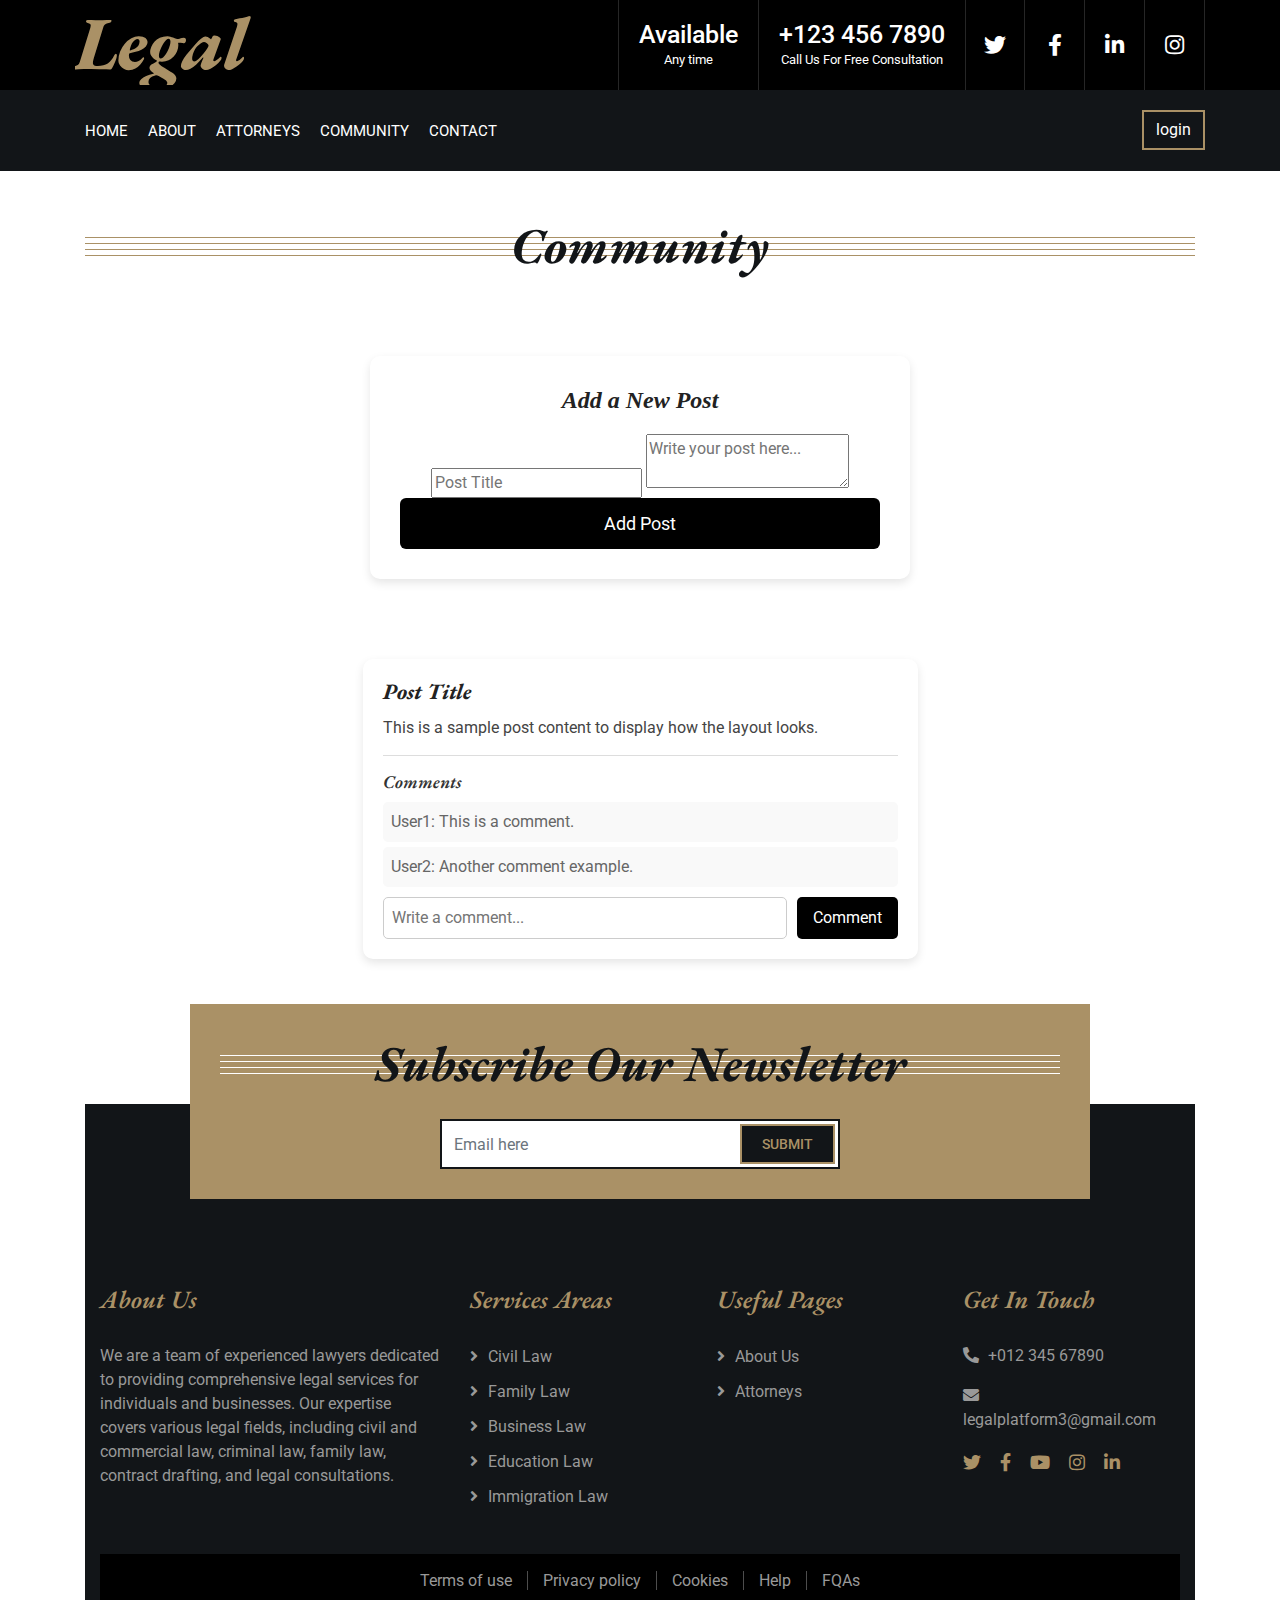
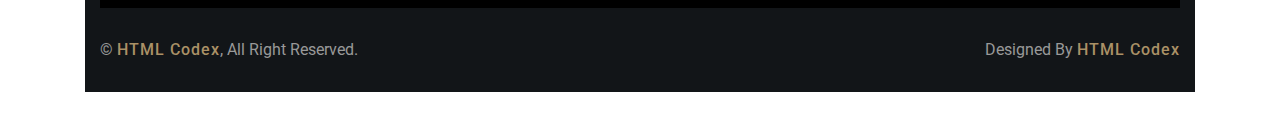
<file: law-firm-website-template/blog.html>
<!DOCTYPE html>
<html lang="en">
    <head>
        <meta charset="utf-8">
        <title>Kanun - Law Firm Website Template</title>
        <meta content="width=device-width, initial-scale=1.0" name="viewport">
        <meta content="Law Firm Website Template" name="keywords">
        <meta content="Law Firm Website Template" name="description">

        <!-- Favicon -->
        <link href="img/favicon.ico" rel="icon">

        <!-- Google Font -->
        <link href="https://fonts.googleapis.com/css2?family=EB+Garamond:ital,wght@1,600;1,700;1,800&family=Roboto:wght@400;500&display=swap" rel="stylesheet"> 
        
        <!-- CSS Libraries -->
        <link href="https://stackpath.bootstrapcdn.com/bootstrap/4.4.1/css/bootstrap.min.css" rel="stylesheet">
        <link href="https://cdnjs.cloudflare.com/ajax/libs/font-awesome/5.10.0/css/all.min.css" rel="stylesheet">
        <link href="lib/animate/animate.min.css" rel="stylesheet">
        <link href="lib/owlcarousel/assets/owl.carousel.min.css" rel="stylesheet">

        <!-- Template Stylesheet -->
        <link href="css/style.css" rel="stylesheet">

        <style>
            
            
        </style>
    </head>

    <body>
        <div class="wrapper">
            <!-- Top Bar Start -->
            <div class="top-bar">
                <div class="container-fluid">
                    <div class="row">
                        <div class="col-lg-3">
                            <div class="logo">
                                <a href="index.html">
                                    <h1>Legal</h1>
                                    <!-- <img src="img/logo.jpg" alt="Logo"> -->
                                </a>
                            </div>
                        </div>
                        <div class="col-lg-9">
                            <div class="top-bar-right">
                                <div class="text">
                                    <h2>Available</h2>
                                    <p>Any time</p>
                                </div>
                                <div class="text">
                                    <h2>+123 456 7890</h2>
                                    <p>Call Us For Free Consultation</p>
                                </div>
                                <div class="social">
                                    <a href=""><i class="fab fa-twitter"></i></a>
                                    <a href=""><i class="fab fa-facebook-f"></i></a>
                                    <a href=""><i class="fab fa-linkedin-in"></i></a>
                                    <a href=""><i class="fab fa-instagram"></i></a>
                                </div>
                            </div>
                        </div>
                    </div>
                </div>
            </div>
            <!-- Top Bar End -->

            <!-- Nav Bar Start -->
            <div class="nav-bar">
                <div class="container-fluid">
                    <nav class="navbar navbar-expand-lg bg-dark navbar-dark">
                        <a href="#" class="navbar-brand">MENU</a>
                        <button type="button" class="navbar-toggler" data-toggle="collapse" data-target="#navbarCollapse">
                            <span class="navbar-toggler-icon"></span>
                        </button>

                        <div class="collapse navbar-collapse justify-content-between" id="navbarCollapse">
                            <div class="navbar-nav mr-auto">
                                <a href="index.html" class="nav-item nav-link">Home</a>
                                <a href="about.html" class="nav-item nav-link">About</a>
                                <a href="team.html" class="nav-item nav-link">Attorneys</a>
                                        <a href="blog.html" class="nav-item nav-link">Community</a>
                                        <a href="contact.html" class="nav-item nav-link">Contact</a>
                                </div>
                                
                            </div>
                            <div class="ml-auto">
                                <a class="btn" href="authentication.html">login</a>
                            </div>
                        </div>
                    </nav>
                </div>
            </div>
            <!-- Nav Bar End -->
    
            <!-- Blog Start -->
            <div class="blog">
                <div class="container">
                    <div class="section-header">
                        <h2>Community</h2>
                    </div>
                    
            <div class="container">
                <div class="post-container">
                    <h2>Add a New Post</h2>
                    <form id="postForm">
                        <input type="text" id="postTitle" placeholder="Post Title" required>
                        <textarea id="postContent" placeholder="Write your post here..." required></textarea>
                        <button class="add-post-btn" type="submit">Add Post</button>
                    </form>
                </div>
                <div class="posts" id="postsContainer">
                    <!-- Posts will be dynamically added here -->
                </div>
            </div>
        <!-- comment -->
        <div class="post-card">
        <h3 class="post-title">Post Title</h3>
        <p class="post-content">This is a sample post content to display how the layout looks.</p>
    
        <div class="comments-section">
            <h4>Comments</h4>
            <p class="comment">User1: This is a comment.</p>
            <p class="comment">User2: Another comment example.</p>
            
            <form class="comment-form">
                <input type="text" class="comment-input" placeholder="Write a comment..." required>
                <button type="submit" class="comment-btn">Comment</button>
            </form>
        </div>
    </div>
            <script>
                document.getElementById('postForm').addEventListener('submit', function(event) {
    event.preventDefault();
    let title = document.getElementById('postTitle').value;
    let content = document.getElementById('postContent').value;
    let postContainer = document.getElementById('postsContainer');
    
    let postCard = document.createElement('div');
    postCard.classList.add('post-card');

    postCard.innerHTML = `
        <h3 class="post-title">${title}</h3>
        <p class="post-content">${content}</p>
        <div class='comments-section'>
            <h4>Comments</h4>
            <div class="comment-form">
                <input type="text" class="comment-input" placeholder="Write a comment...">
                <button class="comment-btn" onclick='addComment(this)'>Comment</button>
            </div>
            <ul class='comment-list'></ul>
        </div>
    `;

    postContainer.prepend(postCard);
    document.getElementById('postForm').reset();
});

function addComment(button) {
    let inputField = button.previousElementSibling;
    let commentText = inputField.value.trim();
    
    if (commentText !== "") {
        let commentList = button.parentElement.nextElementSibling;
        let commentItem = document.createElement('li');
        commentItem.classList.add('comment');
        commentItem.textContent = commentText;
        commentList.appendChild(commentItem);
        inputField.value = "";
    }
}
            </script>
            <!-- Newsletter Start -->
            <div class="newsletter">
                <div class="container">
                    <div class="section-header">
                        <h2>Subscribe Our Newsletter</h2>
                    </div>
                    <div class="form">
                        <input class="form-control" placeholder="Email here">
                        <button class="btn">Submit</button>
                    </div>
                </div>
            </div>
            <!-- Blog End -->
            <!-- Newsletter End -->


            <!-- Footer Start -->
            <div class="footer">
                <div class="container">
                    <div class="row">
                        <div class="col-md-6 col-lg-4">
                            <div class="footer-about">
                                <h2>About Us</h2>
                                <p>
                                    We are a team of experienced lawyers dedicated to providing comprehensive legal services for individuals and businesses. Our expertise covers various legal fields, including civil and commercial law, criminal law, family law, contract drafting, and legal consultations.
                                </p>
                            </div>
                        </div>
                        <div class="col-md-6 col-lg-8">
                            <div class="row">
                        <div class="col-md-6 col-lg-4">
                            <div class="footer-link">
                                <h2>Services Areas</h2>
                                <a href="">Civil Law</a>
                                <a href="">Family Law</a>
                                <a href="">Business Law</a>
                                <a href="">Education Law</a>
                                <a href="">Immigration Law</a>
                            </div>
                        </div>
                        <div class="col-md-6 col-lg-4">
                            <div class="footer-link">
                                <h2>Useful Pages</h2>
                                <a href="">About Us</a>
                                <a href="">Attorneys</a>
                            </div>
                        </div>
                        <div class="col-md-6 col-lg-4">
                            <div class="footer-contact">
                                <h2>Get In Touch</h2>
                                <!-- <p><i class="fa fa-map-marker-alt"></i>123 Street, New York, USA</p> -->
                                <p><i class="fa fa-phone-alt"></i>+012 345 67890</p>
                                <p><i class="fa fa-envelope"></i>legalplatform3@gmail.com</p>
                                <div class="footer-social">
                                    <a href=""><i class="fab fa-twitter"></i></a>
                                    <a href=""><i class="fab fa-facebook-f"></i></a>
                                    <a href=""><i class="fab fa-youtube"></i></a>
                                    <a href=""><i class="fab fa-instagram"></i></a>
                                    <a href=""><i class="fab fa-linkedin-in"></i></a>
                                </div>
                            </div>
                        </div>
                        </div>
                    </div>
                    </div>
                </div>
                <div class="container footer-menu">
                    <div class="f-menu">
                        <a href="">Terms of use</a>
                        <a href="">Privacy policy</a>
                        <a href="">Cookies</a>
                        <a href="">Help</a>
                        <a href="">FQAs</a>
                    </div>
                </div>
                <div class="container copyright">
                    <div class="row">
                        <div class="col-md-6">
                            <p>&copy; <a href="https://htmlcodex.com/law-firm-website-template">HTML Codex</a>, All Right Reserved.</p>
                        </div>
                        <div class="col-md-6">
                            <p>Designed By <a href="https://htmlcodex.com">HTML Codex</a></p>
                        </div>
                    </div>
                </div>
            </div>
            <!-- Footer End -->
            
            <a href="#" class="back-to-top"><i class="fa fa-chevron-up"></i></a>
        </div>

        <!-- JavaScript Libraries -->
        <script src="https://code.jquery.com/jquery-3.4.1.min.js"></script>
        <script src="https://stackpath.bootstrapcdn.com/bootstrap/4.4.1/js/bootstrap.bundle.min.js"></script>
        <script src="lib/easing/easing.min.js"></script>
        <script src="lib/owlcarousel/owl.carousel.min.js"></script>
        <script src="lib/isotope/isotope.pkgd.min.js"></script>

        <!-- Template Javascript -->
        <script src="js/main.js"></script>
    </body>
</html>
</file>
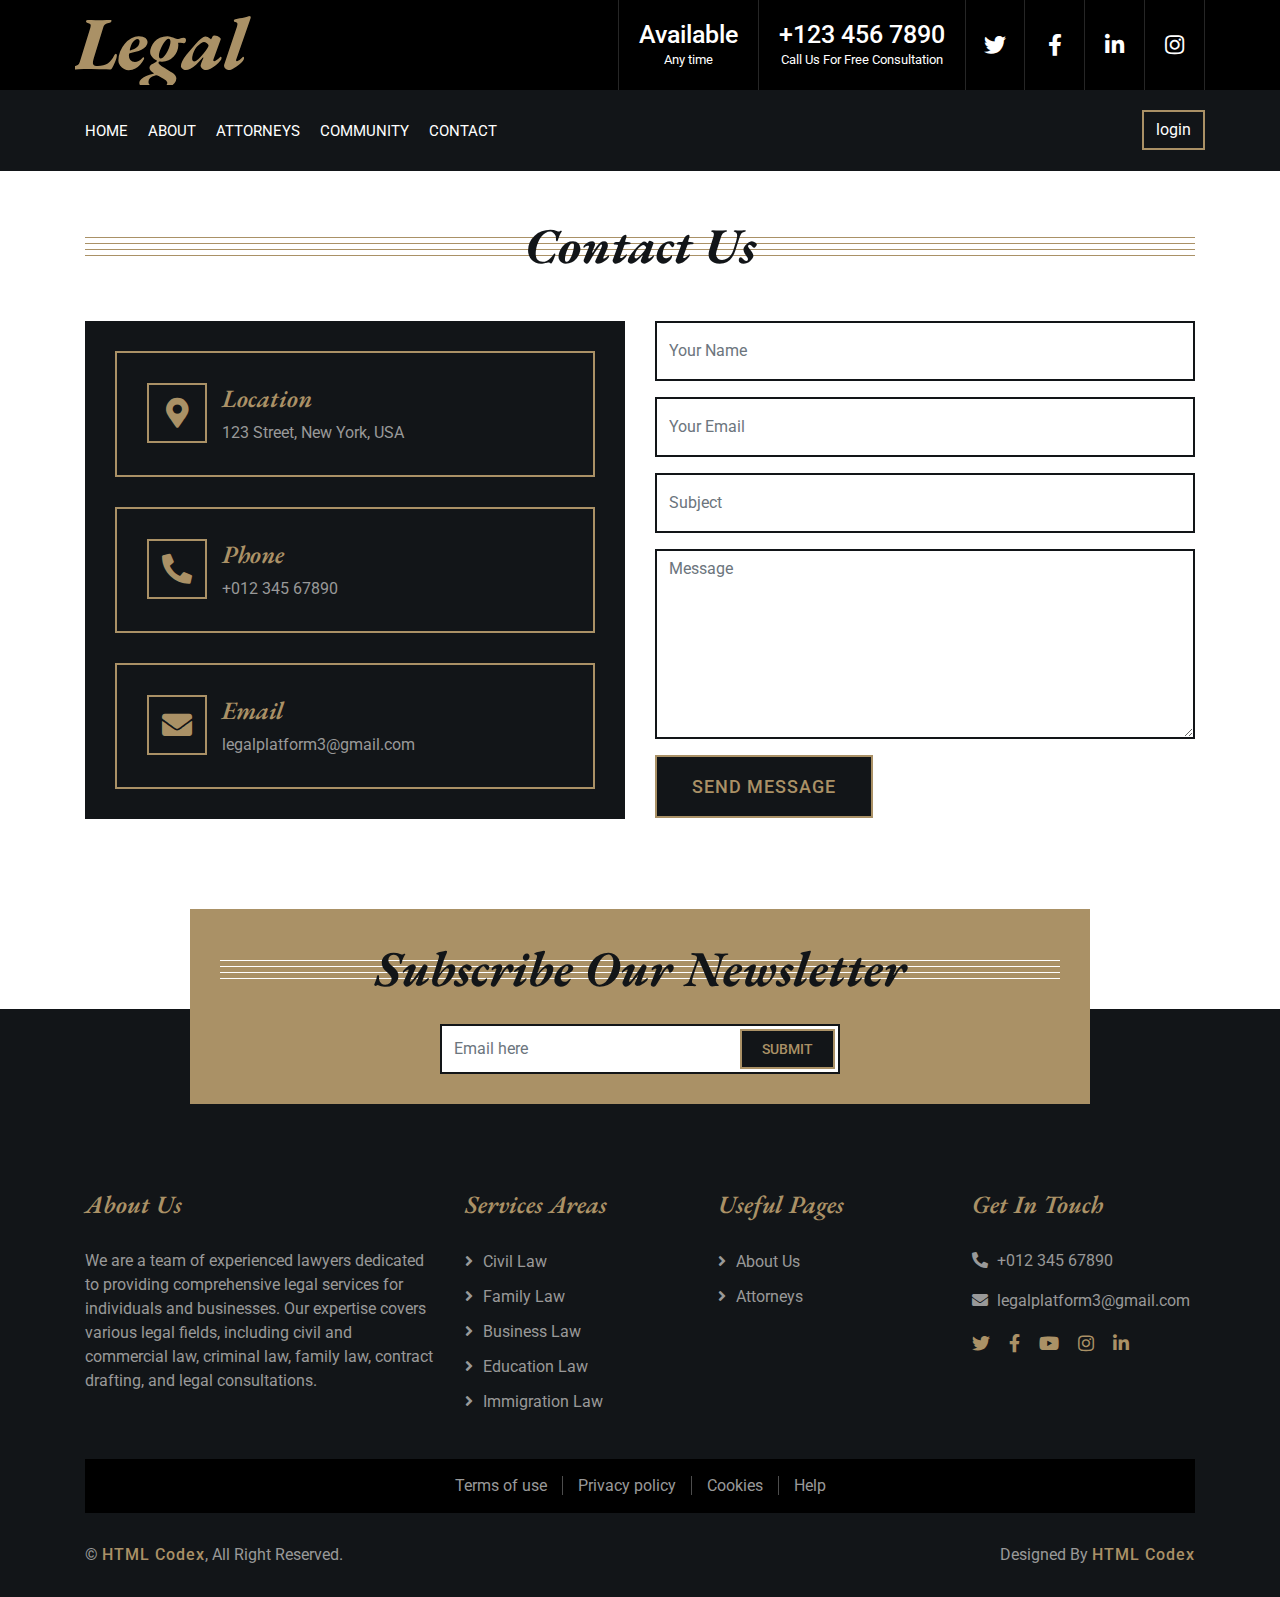
<file: law-firm-website-template/contact.html>
<!DOCTYPE html>
<html lang="en">
    <head>
        <meta charset="utf-8">
        <title>Kanun - Law Firm Website Template</title>
        <meta content="width=device-width, initial-scale=1.0" name="viewport">
        <meta content="Law Firm Website Template" name="keywords">
        <meta content="Law Firm Website Template" name="description">

        <!-- Favicon -->
        <link href="img/favicon.ico" rel="icon">

        <!-- Google Font -->
        <link href="https://fonts.googleapis.com/css2?family=EB+Garamond:ital,wght@1,600;1,700;1,800&family=Roboto:wght@400;500&display=swap" rel="stylesheet"> 
        
        <!-- CSS Libraries -->
        <link href="https://stackpath.bootstrapcdn.com/bootstrap/4.4.1/css/bootstrap.min.css" rel="stylesheet">
        <link href="https://cdnjs.cloudflare.com/ajax/libs/font-awesome/5.10.0/css/all.min.css" rel="stylesheet">
        <link href="lib/animate/animate.min.css" rel="stylesheet">
        <link href="lib/owlcarousel/assets/owl.carousel.min.css" rel="stylesheet">

        <!-- Template Stylesheet -->
        <link href="css/style.css" rel="stylesheet">
    </head>

    <body>
        <div class="wrapper">
            <!-- Top Bar Start -->
            <div class="top-bar">
                <div class="container-fluid">
                    <div class="row">
                        <div class="col-lg-3">
                            <div class="logo">
                                <a href="index.html">
                                    <h1>Legal</h1>
                                    <!-- <img src="img/logo.jpg" alt="Logo"> -->
                                </a>
                            </div>
                        </div>
                        <div class="col-lg-9">
                            <div class="top-bar-right">
                                <div class="text">
                                    <h2>Available</h2>
                                    <p>Any time</p>
                                </div>
                                <div class="text">
                                    <h2>+123 456 7890</h2>
                                    <p>Call Us For Free Consultation</p>
                                </div>
                                <div class="social">
                                    <a href=""><i class="fab fa-twitter"></i></a>
                                    <a href=""><i class="fab fa-facebook-f"></i></a>
                                    <a href=""><i class="fab fa-linkedin-in"></i></a>
                                    <a href=""><i class="fab fa-instagram"></i></a>
                                </div>
                            </div>
                        </div>
                    </div>
                </div>
            </div>
            <!-- Top Bar End -->

            <!-- Nav Bar Start -->
            <div class="nav-bar">
                <div class="container-fluid">
                    <nav class="navbar navbar-expand-lg bg-dark navbar-dark">
                        <a href="#" class="navbar-brand">MENU</a>
                        <button type="button" class="navbar-toggler" data-toggle="collapse" data-target="#navbarCollapse">
                            <span class="navbar-toggler-icon"></span>
                        </button>

                        <div class="collapse navbar-collapse justify-content-between" id="navbarCollapse">
                            <div class="navbar-nav mr-auto">
                                <a href="index.html" class="nav-item nav-link">Home</a>
                                <a href="about.html" class="nav-item nav-link">About</a>
                                <a href="team.html" class="nav-item nav-link">Attorneys</a>
                                <div class="nav-item dropdown">
                                    <a href="blog.html" class="nav-item nav-link">Community</a>

                            </div>
                            <a href="contact.html" class="nav-item nav-link">Contact</a>
                        </div>
                            <div class="ml-auto">
                                <a class="btn" href="authentication.html">login</a>
                            </div>
                        </div>
                    </nav>
                </div>
            </div>
            <!-- Nav Bar End -->

            <!-- Contact Start -->
            <div class="contact">
                <div class="container">
                    <div class="section-header">
                        <h2>Contact Us</h2>
                    </div>
                    <div class="row">
                        <div class="col-md-6">
                            <div class="contact-info">
                                <div class="contact-item">
                                    <i class="fa fa-map-marker-alt"></i>
                                    <div class="contact-text">
                                        <h2>Location</h2>
                                        <p>123 Street, New York, USA</p>
                                    </div>
                                </div>
                                <div class="contact-item">
                                    <i class="fa fa-phone-alt"></i>
                                    <div class="contact-text">
                                        <h2>Phone</h2>
                                        <p>+012 345 67890</p>
                                    </div>
                                </div>
                                <div class="contact-item">
                                    <i class="fa fa-envelope"></i>
                                    <div class="contact-text">
                                        <h2>Email</h2>
                                        <p>legalplatform3@gmail.com</p>
                                    </div>
                                </div>
                            </div>
                        </div>
                        <div class="col-md-6">
                            <div class="contact-form">
                                <form>
                                    <div class="form-group">
                                        <input type="text" class="form-control" placeholder="Your Name" required="required" />
                                    </div>
                                    <div class="form-group">
                                        <input type="email" class="form-control" placeholder="Your Email" required="required" />
                                    </div>
                                    <div class="form-group">
                                        <input type="text" class="form-control" placeholder="Subject" required="required" />
                                    </div>
                                    <div class="form-group">
                                        <textarea class="form-control" placeholder="Message" required="required" ></textarea>
                                    </div>
                                    <div>
                                        <button class="btn" type="submit">Send Message</button>
                                    </div>
                                </form>
                            </div>
                        </div>
                    </div>
                </div>
            </div>
            <!-- Contact End -->


            <!-- Newsletter Start -->
            <div class="newsletter">
                <div class="container">
                    <div class="section-header">
                        <h2>Subscribe Our Newsletter</h2>
                    </div>
                    <div class="form">
                        <input class="form-control" placeholder="Email here">
                        <button class="btn">Submit</button>
                    </div>
                </div>
            </div>
            <!-- Newsletter End -->


            <!-- Footer Start -->
            <div class="footer">
                <div class="container">
                    <div class="row">
                        <div class="col-md-6 col-lg-4">
                            <div class="footer-about">
                                <h2>About Us</h2>
                                <p>
                                    We are a team of experienced lawyers dedicated to providing comprehensive legal services for individuals and businesses. Our expertise covers various legal fields, including civil and commercial law, criminal law, family law, contract drafting, and legal consultations.
                                </p>
                            </div>
                        </div>
                        <div class="col-md-6 col-lg-8">
                            <div class="row">
                        <div class="col-md-6 col-lg-4">
                            <div class="footer-link">
                                <h2>Services Areas</h2>
                                <a href="">Civil Law</a>
                                <a href="">Family Law</a>
                                <a href="">Business Law</a>
                                <a href="">Education Law</a>
                                <a href="">Immigration Law</a>
                            </div>
                        </div>
                        <div class="col-md-6 col-lg-4">
                            <div class="footer-link">
                                <h2>Useful Pages</h2>
                                <a href="">About Us</a>
                                <a href="">Attorneys</a>
                            </div>
                        </div>
                        <div class="col-md-6 col-lg-4">
                            <div class="footer-contact">
                                <h2>Get In Touch</h2>
                                <!-- <p><i class="fa fa-map-marker-alt"></i>123 Street, New York, USA</p> -->
                                <p><i class="fa fa-phone-alt"></i>+012 345 67890</p>
                                <p><i class="fa fa-envelope"></i>legalplatform3@gmail.com</p>
                                <div class="footer-social">
                                    <a href=""><i class="fab fa-twitter"></i></a>
                                    <a href=""><i class="fab fa-facebook-f"></i></a>
                                    <a href=""><i class="fab fa-youtube"></i></a>
                                    <a href=""><i class="fab fa-instagram"></i></a>
                                    <a href=""><i class="fab fa-linkedin-in"></i></a>
                                </div>
                            </div>
                        </div>
                        </div>
                    </div>
                    </div>
                </div>
                <div class="container footer-menu">
                    <div class="f-menu">
                        <a href="">Terms of use</a>
                        <a href="">Privacy policy</a>
                        <a href="">Cookies</a>
                        <a href="">Help</a>
                        <!-- <a href="">FQAs</a> -->
                    </div>
                </div>
                <div class="container copyright">
                    <div class="row">
                        <div class="col-md-6">
                            <p>&copy; <a href="https://htmlcodex.com/law-firm-website-template">HTML Codex</a>, All Right Reserved.</p>
                        </div>
                        <div class="col-md-6">
                            <p>Designed By <a href="https://htmlcodex.com">HTML Codex</a></p>
                        </div>
                    </div>
                </div>
            </div>
            <!-- Footer End -->
            
            <a href="#" class="back-to-top"><i class="fa fa-chevron-up"></i></a>
        </div>

        <!-- JavaScript Libraries -->
        <script src="https://code.jquery.com/jquery-3.4.1.min.js"></script>
        <script src="https://stackpath.bootstrapcdn.com/bootstrap/4.4.1/js/bootstrap.bundle.min.js"></script>
        <script src="lib/easing/easing.min.js"></script>
        <script src="lib/owlcarousel/owl.carousel.min.js"></script>
        <script src="lib/isotope/isotope.pkgd.min.js"></script>

        <!-- Template Javascript -->
        <script src="js/main.js"></script>
    </body>
</html>
</file>
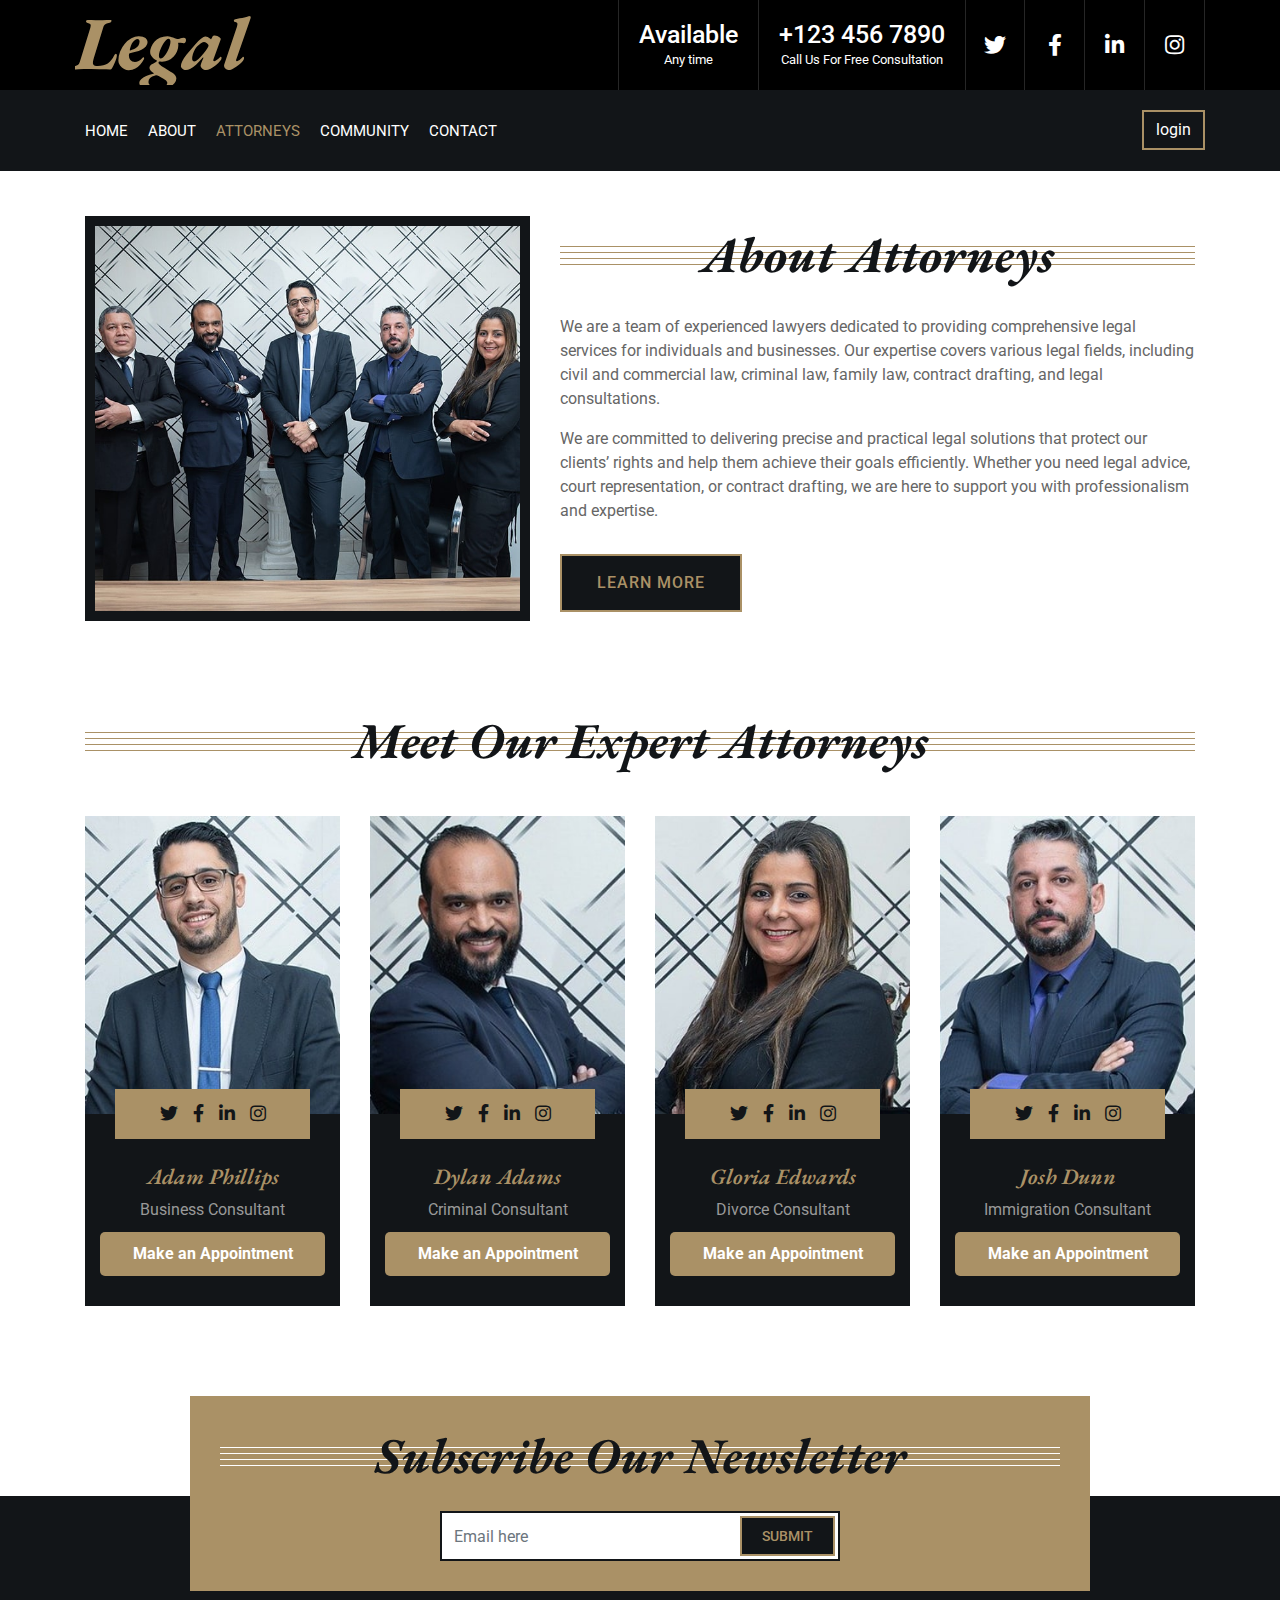
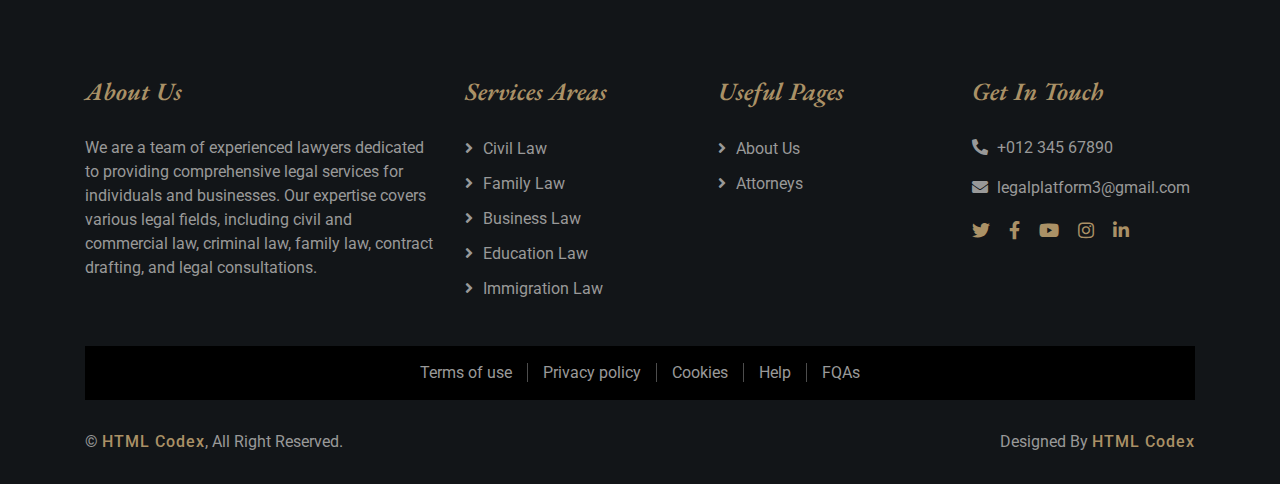
<file: law-firm-website-template/team.html>
<!DOCTYPE html>
<html lang="en">
    <head>
        <meta charset="utf-8">
        <title>Kanun - Law Firm Website Template</title>
        <meta content="width=device-width, initial-scale=1.0" name="viewport">
        <meta content="Law Firm Website Template" name="keywords">
        <meta content="Law Firm Website Template" name="description">

        <!-- Favicon -->
        <link href="img/favicon.ico" rel="icon">

        <!-- Google Font -->
        <link href="https://fonts.googleapis.com/css2?family=EB+Garamond:ital,wght@1,600;1,700;1,800&family=Roboto:wght@400;500&display=swap" rel="stylesheet"> 
        
        <!-- CSS Libraries -->
        <link href="https://stackpath.bootstrapcdn.com/bootstrap/4.4.1/css/bootstrap.min.css" rel="stylesheet">
        <link href="https://cdnjs.cloudflare.com/ajax/libs/font-awesome/5.10.0/css/all.min.css" rel="stylesheet">
        <link href="lib/animate/animate.min.css" rel="stylesheet">
        <link href="lib/owlcarousel/assets/owl.carousel.min.css" rel="stylesheet">

        <!-- Template Stylesheet -->
        <link href="css/style.css" rel="stylesheet">
    </head>

    <body>
        <div class="wrapper">
            <!-- Top Bar Start -->
            <div class="top-bar">
                <div class="container-fluid">
                    <div class="row">
                        <div class="col-lg-3">
                            <div class="logo">
                                <a href="index.html">
                                    <h1>Legal</h1>
                                    <!-- <img src="img/logo.jpg" alt="Logo"> -->
                                </a>
                            </div>
                        </div>
                        <div class="col-lg-9">
                            <div class="top-bar-right">
                                <div class="text">
                                    <h2>Available</h2>
                                    <p>Any time</p>
                                </div>
                                <div class="text">
                                    <h2>+123 456 7890</h2>
                                    <p>Call Us For Free Consultation</p>
                                </div>
                                <div class="social">
                                    <a href=""><i class="fab fa-twitter"></i></a>
                                    <a href=""><i class="fab fa-facebook-f"></i></a>
                                    <a href=""><i class="fab fa-linkedin-in"></i></a>
                                    <a href=""><i class="fab fa-instagram"></i></a>
                                </div>
                            </div>
                        </div>
                    </div>
                </div>
            </div>
            <!-- Top Bar End -->

            <!-- Nav Bar Start -->
            <div class="nav-bar">
                <div class="container-fluid">
                    <nav class="navbar navbar-expand-lg bg-dark navbar-dark">
                        <a href="#" class="navbar-brand">MENU</a>
                        <button type="button" class="navbar-toggler" data-toggle="collapse" data-target="#navbarCollapse">
                            <span class="navbar-toggler-icon"></span>
                        </button>

                        <div class="collapse navbar-collapse justify-content-between" id="navbarCollapse">
                            <div class="navbar-nav mr-auto">
                                <a href="index.html" class="nav-item nav-link">Home</a>
                                <a href="about.html" class="nav-item nav-link">About</a>
                                <!-- <a href="service.html" class="nav-item nav-link">Practice</a> -->
                                <a href="team.html" class="nav-item nav-link active">Attorneys</a>
                                <!-- <a href="portfolio.html" class="nav-item nav-link">Case Studies</a> -->
                                <div class="nav-item dropdown">
                                    <a href="blog.html" class="nav-item nav-link">Community</a>

                            </div>
                            <a href="contact.html" class="nav-item nav-link">Contact</a>
                        </div>
                            <div class="ml-auto">
                                <a class="btn" href="authentication.html">login</a>
                            </div>
                        </div>
                    </nav>
                </div>
            </div>
            <!-- Nav Bar End -->
            
            <!-- About Start -->
            <div class="about">
                <div class="container">
                    <div class="row align-items-center">
                        <div class="col-lg-5 col-md-6">
                            <div class="about-img">
                                <img src="img/about.jpg" alt="Image">
                            </div>
                        </div>
                        <div class="col-lg-7 col-md-6">
                            <div class="section-header">
                                <h2>About Attorneys</h2>
                            </div>
                            <div class="about-text">
                                <p>
                                    We are a team of experienced lawyers dedicated to providing comprehensive legal services for individuals and businesses. Our expertise covers various legal fields, including civil and commercial law, criminal law, family law, contract drafting, and legal consultations.
                                </p>
                                <p>
                                    We are committed to delivering precise and practical legal solutions that protect our clients’ rights and help them achieve their goals efficiently. Whether you need legal advice, court representation, or contract drafting, we are here to support you with professionalism and expertise.
                                </p>
                                <a class="btn" href="">Learn More</a>
                            </div>
                        </div>
                    </div>
                </div>
            </div>
            <!-- About End -->


            <!-- Team Start -->
            <div class="team">
                <div class="container">
                    <div class="section-header">
                        <h2>Meet Our Expert Attorneys</h2>
                    </div>
                    <div class="row">
                        <div class="col-lg-3 col-md-6">
                            <div class="team-item">
                                <div class="team-img">
                                    <img src="img/team-1.jpg" alt="Team Image">
                                </div>
                                <div class="team-text">
                                    <h2>Adam Phillips</h2>
                                    <p>Business Consultant</p>
                                    <div class="team-social">
                                        <a class="social-tw" href=""><i class="fab fa-twitter"></i></a>
                                        <a class="social-fb" href=""><i class="fab fa-facebook-f"></i></a>
                                        <a class="social-li" href=""><i class="fab fa-linkedin-in"></i></a>
                                        <a class="social-in" href=""><i class="fab fa-instagram"></i></a>
                                    </div>
                                    <a href="appointment.html" class="appointment-btn">Make an Appointment</a>
                                </div>
                            </div>
                        </div>
                        <div class="col-lg-3 col-md-6">
                            <div class="team-item">
                                <div class="team-img">
                                    <img src="img/team-2.jpg" alt="Team Image">
                                </div>
                                <div class="team-text">
                                    <h2>Dylan Adams</h2>
                                    <p>Criminal Consultant</p>
                                    <div class="team-social">
                                        <a class="social-tw" href=""><i class="fab fa-twitter"></i></a>
                                        <a class="social-fb" href=""><i class="fab fa-facebook-f"></i></a>
                                        <a class="social-li" href=""><i class="fab fa-linkedin-in"></i></a>
                                        <a class="social-in" href=""><i class="fab fa-instagram"></i></a>
                                    </div>
                                    <a href="appointment.html" class="appointment-btn">Make an Appointment</a>
                                </div>
                            </div>
                        </div>
                        <div class="col-lg-3 col-md-6">
                            <div class="team-item">
                                <div class="team-img">
                                    <img src="img/team-3.jpg" alt="Team Image">
                                </div>
                                <div class="team-text">
                                    <h2>Gloria Edwards</h2>
                                    <p>Divorce Consultant</p>
                                    <div class="team-social">
                                        <a class="social-tw" href=""><i class="fab fa-twitter"></i></a>
                                        <a class="social-fb" href=""><i class="fab fa-facebook-f"></i></a>
                                        <a class="social-li" href=""><i class="fab fa-linkedin-in"></i></a>
                                        <a class="social-in" href=""><i class="fab fa-instagram"></i></a>
                                    </div>
                                    <a href="appointment.html" class="appointment-btn">Make an Appointment</a>
                                </div>
                            </div>
                        </div>
                        <div class="col-lg-3 col-md-6">
                            <div class="team-item">
                                <div class="team-img">
                                    <img src="img/team-4.jpg" alt="Team Image">
                                </div>
                                <div class="team-text">
                                    <h2>Josh Dunn</h2>
                                    <p>Immigration Consultant</p>
                                    <div class="team-social">
                                        <a class="social-tw" href=""><i class="fab fa-twitter"></i></a>
                                        <a class="social-fb" href=""><i class="fab fa-facebook-f"></i></a>
                                        <a class="social-li" href=""><i class="fab fa-linkedin-in"></i></a>
                                        <a class="social-in" href=""><i class="fab fa-instagram"></i></a>
                                    </div>
                                    <a href="appointment.html" class="appointment-btn">Make an Appointment</a>
                                </div>
                            </div>
                        </div>
                    </div>
                </div>
            </div>
            <!-- Team End -->


            <!-- Newsletter Start -->
            <div class="newsletter">
                <div class="container">
                    <div class="section-header">
                        <h2>Subscribe Our Newsletter</h2>
                    </div>
                    <div class="form">
                        <input class="form-control" placeholder="Email here">
                        <button class="btn">Submit</button>
                    </div>
                </div>
            </div>
            <!-- Newsletter End -->


            <!-- Footer Start -->
            <div class="footer">
                <div class="container">
                    <div class="row">
                        <div class="col-md-6 col-lg-4">
                            <div class="footer-about">
                                <h2>About Us</h2>
                                <p>
                                    We are a team of experienced lawyers dedicated to providing comprehensive legal services for individuals and businesses. Our expertise covers various legal fields, including civil and commercial law, criminal law, family law, contract drafting, and legal consultations.
                                </p>
                            </div>
                        </div>
                        <div class="col-md-6 col-lg-8">
                            <div class="row">
                        <div class="col-md-6 col-lg-4">
                            <div class="footer-link">
                                <h2>Services Areas</h2>
                                <a href="">Civil Law</a>
                                <a href="">Family Law</a>
                                <a href="">Business Law</a>
                                <a href="">Education Law</a>
                                <a href="">Immigration Law</a>
                            </div>
                        </div>
                        <div class="col-md-6 col-lg-4">
                            <div class="footer-link">
                                <h2>Useful Pages</h2>
                                <a href="">About Us</a>
                                <!-- <a href="">Practices</a> -->
                                <a href="">Attorneys</a>
                                <!-- <a href="">Case Studies</a> -->
                                <!-- <a href="">FAQs</a> -->
                            </div>
                        </div>
                        <div class="col-md-6 col-lg-4">
                            <div class="footer-contact">
                                <h2>Get In Touch</h2>
                                <!-- <p><i class="fa fa-map-marker-alt"></i>123 Street, New York, USA</p> -->
                                <p><i class="fa fa-phone-alt"></i>+012 345 67890</p>
                                <p><i class="fa fa-envelope"></i>legalplatform3@gmail.com</p>
                                <div class="footer-social">
                                    <a href=""><i class="fab fa-twitter"></i></a>
                                    <a href=""><i class="fab fa-facebook-f"></i></a>
                                    <a href=""><i class="fab fa-youtube"></i></a>
                                    <a href=""><i class="fab fa-instagram"></i></a>
                                    <a href=""><i class="fab fa-linkedin-in"></i></a>
                                </div>
                            </div>
                        </div>
                        </div>
                    </div>
                    </div>
                </div>
                <div class="container footer-menu">
                    <div class="f-menu">
                        <a href="">Terms of use</a>
                        <a href="">Privacy policy</a>
                        <a href="">Cookies</a>
                        <a href="">Help</a>
                        <a href="">FQAs</a>
                    </div>
                </div>
                <div class="container copyright">
                    <div class="row">
                        <div class="col-md-6">
                            <p>&copy; <a href="https://htmlcodex.com/law-firm-website-template">HTML Codex</a>, All Right Reserved.</p>
                        </div>
                        <div class="col-md-6">
                            <p>Designed By <a href="https://htmlcodex.com">HTML Codex</a></p>
                        </div>
                    </div>
                </div>
            </div>
            <!-- Footer End -->
            
            <a href="#" class="back-to-top"><i class="fa fa-chevron-up"></i></a>
        </div>

        <!-- JavaScript Libraries -->
        <script src="https://code.jquery.com/jquery-3.4.1.min.js"></script>
        <script src="https://stackpath.bootstrapcdn.com/bootstrap/4.4.1/js/bootstrap.bundle.min.js"></script>
        <script src="lib/easing/easing.min.js"></script>
        <script src="lib/owlcarousel/owl.carousel.min.js"></script>
        <script src="lib/isotope/isotope.pkgd.min.js"></script>

        <!-- Template Javascript -->
        <script src="js/main.js"></script>
    </body>
</html>
</file>
<file: law-firm-website-template/css/style.css>
/*******************************/
/********* General CSS *********/
/*******************************/
body {
    color: #666666;
    background: #ffffff;
    font-family: 'Roboto', sans-serif;
    font-weight: 400;
}

h1,
h2, 
h3, 
h4,
h5, 
h6 {
    font-family: 'EB Garamond', serif;
    font-weight: 600;
    font-style: italic;
    color: #121518;
}

a {
    color: #454545;
    transition: .3s;
}

a:hover,
a:active,
a:focus {
    color: #aa9166;
    outline: none;
    text-decoration: none;
}

.btn:focus {
    box-shadow: none;
}

.wrapper {
    position: relative;
    width: 100%;
    max-width: 1366px;
    margin: 0 auto;
    background: #ffffff;
}

.back-to-top {
    position: fixed;
    display: none;
    background: #aa9166;
    color: #121518;
    width: 44px;
    height: 44px;
    text-align: center;
    line-height: 1;
    font-size: 22px;
    right: 15px;
    bottom: 15px;
    transition: background 0.5s;
    z-index: 9;
}

.back-to-top:hover {
    color: #aa9166;
    background: #121518;
}

.back-to-top i {
    padding-top: 10px;
}


/**********************************/
/********** Top Bar CSS ***********/
/**********************************/
.top-bar {
    position: relative;
    height: 90px;
    background: #000000;
}

.top-bar .logo {
    padding: 15px 0;
    text-align: left;
    overflow: hidden;
}

.top-bar .logo h1 {
    margin: 0;
    color: #aa9166;
    font-size: 75px;
    line-height: 55px;
    font-weight: 800;
}

.top-bar .logo img {
    max-width: 100%;
    max-height: 60px;
}

.top-bar .top-bar-right {
    display: flex;
    align-items: center;
    justify-content: flex-end;
}

.top-bar .text {
    display: flex;
    align-items: center;
    justify-content: center;
    flex-direction: column;
    height: 90px;
    padding: 0 20px;
    text-align: center;
    border-left: 1px solid rgba(255, 255, 255, .15);
}

.top-bar .text h2 {
    color: #ffffff;
    font-family: 'Roboto', sans-serif;
    font-weight: 500;
    font-style: normal;
    font-size: 25px;
    margin: 0;
}

.top-bar .text p {
    color: #ffffff;
    font-size: 13px;
    margin: 0;
}

.top-bar .social {
    display: flex;
    height: 90px;
    font-size: 0;
    justify-content: flex-end;
}

.top-bar .social a {
    display: flex;
    align-items: center;
    justify-content: center;
    width: 60px;
    height: 100%;
    font-size: 22px;
    color: #ffffff;
    border-right: 1px solid rgba(255, 255, 255, .15);
}

.top-bar .social a:first-child {
    border-left: 1px solid rgba(255, 255, 255, .15);
}

.top-bar .social a:hover {
    color: #aa9166;
    background: #ffffff;
}

@media (min-width: 992px) {
    .top-bar {
        padding: 0 60px;
    }
}

@media (max-width: 991.98px) {
    .top-bar .logo {
        text-align: center;
    }
    
    .top-bar .social {
        display: none;
    }
}


/**********************************/
/*********** Nav Bar CSS **********/
/**********************************/
.nav-bar {
    position: relative;
    padding: 20px 0;
    transition: .3s;
}

.nav-bar.nav-sticky {
    position: fixed;
    top: 0;
    width: 100%;
    padding: 10px 0;
    box-shadow: 0 2px 5px rgba(0, 0, 0, .3);
    z-index: 999;
}

.nav-bar .navbar {
    height: 100%;
    padding: 0;
}

.navbar-dark .navbar-nav .nav-link,
.navbar-dark .navbar-nav .nav-link:focus,
.navbar-dark .navbar-nav .nav-link:hover,
.navbar-dark .navbar-nav .nav-link.active {
    padding: 10px 10px 8px 10px;
    color: #ffffff;
}

.navbar-dark .navbar-nav .nav-link:hover,
.navbar-dark .navbar-nav .nav-link.active {
    color: #aa9166;
    transition: none;
}

.nav-bar .dropdown-menu {
    margin-top: 0;
    border: 0;
    border-radius: 0;
    background: #f8f9fa;
}

.nav-bar .btn {
    color: #ffffff;
    border: 2px solid #aa9166;
    border-radius: 0;
}

.nav-bar .btn:hover {
    background: #aa9166;
}

@media (min-width: 992px) {
    .nav-bar {
        padding: 20px 60px;
    }
    
    .nav-bar.nav-sticky {
        padding: 10px 60px;
    }
    
    .nav-bar,
    .nav-bar .navbar {
        background: #121518 !important;
    }
    
    .nav-bar .navbar-brand {
        display: none;
    }
    
    .nav-bar a.nav-link {
        padding: 8px 15px;
        font-size: 15px;
        text-transform: uppercase;
    }
}

@media (max-width: 991.98px) {   
    .nav-bar,
    .nav-bar .navbar {
        padding: 3px 0;
        background: #121518 !important;
    }
    
    .nav-bar a.nav-link {
        padding: 5px;
    }
    
    .nav-bar .dropdown-menu {
        box-shadow: none;
    }
    
    .nav-bar .btn {
        display: none;
    }
}


/*******************************/
/******** Carousel CSS *********/
/*******************************/
.carousel {
    position: relative;
    width: 100%;
    height: calc(100vh - 170px);
    margin: 0 auto;
    text-align: center;
    overflow: hidden;
}

.carousel .carousel-inner,
.carousel .carousel-item {
    position: relative;
    width: 100%;
    height: 100%;
}

.carousel .carousel-item img {
    width: 100%;
    height: 100%;
    object-fit: cover;
}

.carousel .carousel-item::after {
    position: absolute;
    content: "";
    width: 100%;
    height: 100%;
    top: 0;
    left: 0;
    background: rgba(0, 0, 0, .3);
    z-index: 1;
}

.carousel .carousel-caption {
    position: absolute;
    top: 0;
    bottom: 0;
    display: flex;
    align-items: center;
    justify-content: center;
    flex-direction: column;
    height: calc(100vh - 170px);
}

.carousel .carousel-caption h1 {
    color: #ffffff;
    font-size: 60px;
    font-weight: 700;
    margin-bottom: 20px;
}

.carousel .carousel-caption p {
    color: #ffffff;
    font-size: 25px;
    margin-bottom: 25px;
}

.carousel .carousel-caption .btn {
    padding: 15px 35px;
    font-size: 18px;
    font-weight: 500;
    letter-spacing: 1px;
    text-transform: uppercase;
    color: #aa9166;
    background: #121518;
    border: 2px solid #aa9166;
    border-radius: 0;
    transition: .3s;
}

.carousel .carousel-caption .btn:hover {
    color: #121518;
    background: #aa9166;
}

@media (max-width: 767.98px) {
    .carousel .carousel-caption h1 {
        font-size: 40px;
        font-weight: 700;
    }
    
    .carousel .carousel-caption p {
        font-size: 20px;
    }
    
    .carousel .carousel-caption .btn {
        padding: 12px 30px;
        font-size: 18px;
        font-weight: 500;
        letter-spacing: 0;
    }
}

@media (max-width: 575.98px) {
    .carousel .carousel-caption h1 {
        font-size: 30px;
        font-weight: 500;
    }
    
    .carousel .carousel-caption p {
        font-size: 16px;
    }
    
    .carousel .carousel-caption .btn {
        padding: 10px 25px;
        font-size: 16px;
        font-weight: 400;
        letter-spacing: 0;
    }
}

.carousel .animated {
    -webkit-animation-duration: 1.5s;
    animation-duration: 1.5s;
}


/*******************************/
/******* Page Header CSS *******/
/*******************************/
.page-header {
    position: relative;
    margin-bottom: 45px;
    padding: 90px 0;
    text-align: center;
    background: #aa9166;
}

.page-header h2 {
    position: relative;
    color: #121518;
    font-size: 60px;
    font-weight: 700;
    margin-bottom: 20px;
    padding-bottom: 5px;
}

.page-header h2::after {
    position: absolute;
    content: "";
    width: 100px;
    height: 2px;
    left: calc(50% - 50px);
    bottom: 0;
    background: #121518;
}

.page-header a {
    position: relative;
    padding: 0 12px;
    font-size: 22px;
    color: #121518;
}

.page-header a:hover {
    color: #ffffff;
}

.page-header a::after {
    position: absolute;
    content: "/";
    width: 8px;
    height: 8px;
    top: -2px;
    right: -7px;
    text-align: center;
    color: #121518;
}

.page-header a:last-child::after {
    display: none;
}

@media (max-width: 767.98px) {
    .page-header h2 {
        font-size: 35px;
    }
    
    .page-header a {
        font-size: 18px;
    }
}


/*******************************/
/******* Section Header ********/
/*******************************/
.section-header {
    position: relative;
    width: 100%;
    text-align: center;
    margin-bottom: 45px;
}

.section-header h2 {
    margin: 0;
    position: relative;
    font-size: 50px;
    font-weight: 700;
    white-space: nowrap;
    z-index: 1;
}

.section-header h2::before {
    position: absolute;
    content: "";
    width: 100%;
    height: 7px;
    left: 0;
    top: 21px;
    background: transparent;
    border-top: 1px solid #aa9166;
    border-bottom: 1px solid #aa9166;
    z-index: -1;
}

.section-header h2::after {
    position: absolute;
    content: "";
    width: 100%;
    height: 7px;
    left: 0;
    bottom: 20px;
    background: transparent;
    border-top: 1px solid #aa9166;
    border-bottom: 1px solid #aa9166;
    z-index: -1;
}

@media (max-width: 767.98px) {
    .section-header h2 {
        font-size: 30px;
    }
}

/*******************************/
/******** Top Feature CSS ******/
/*******************************/
.feature-top {
    position: relative;
    background: #121518;
    margin-bottom: 45px;
}

.feature-top .col-md-3 {
    border-right: 1px solid rgba(255, 255, 255, .1);
    border-bottom: 1px solid rgba(255, 255, 255, .1);
}

@media (max-width: 575.98px) {
    .feature-top .col-md-3:nth-child(1n) {
        border-right: none;
    }
    
    .feature-top .col-md-3:last-child {
        border-bottom: none;
    }
}

@media (min-width: 576px) and (max-width: 767.98px) {
    .feature-top .col-md-3:nth-child(2n) {
        border-right: none;
    }
    
    .feature-top .col-md-3:nth-child(3n),
    .feature-top .col-md-3:nth-child(4n) {
        border-bottom: none;
    }
}

@media (min-width: 768px) {
    .feature-top .col-md-3 {
        border-bottom: none;
    }
    
    .feature-top .col-md-3:nth-child(4n) {
        border-right: none;
    }
}

.feature-top .feature-item {
    padding: 30px 0;
    text-align: center;
}

.feature-top .feature-item i {
    color: #aa9166;
    font-size: 35px;
    margin-bottom: 10px;
}

.feature-top .feature-item h3 {
    color: #ffffff;
    font-size: 30px;
    font-weight: 600;
}

.feature-top .feature-item p {
    color: #999999;
    margin: 0;
    font-size: 18px;
}


/*******************************/
/********** About CSS **********/
/*******************************/
.about {
    position: relative;
    width: 100%;
    padding: 45px 0;
}

.about .section-header {
    margin-bottom: 30px;
}

.about .about-img {
    position: relative;
    height: 100%;
    padding: 10px;
    background: #121518;
}

.about .about-img img {
    width: 100%;
    height: 100%;
    object-fit: cover;
}

.about .about-text p {
    font-size: 16px;
}

.about .about-text a.btn {
    position: relative;
    margin-top: 15px;
    padding: 15px 35px;
    font-size: 16px;
    font-weight: 500;
    letter-spacing: 1px;
    text-transform: uppercase;
    color: #aa9166;
    border: 2px solid #aa9166;
    border-radius: 0;
    background: #121518;
    transition: .3s;
}

.about .about-text a.btn:hover {
    color: #121518;
    background: #aa9166;
}

@media (max-width: 767.98px) {
    .about .about-img {
        margin-bottom: 30px;
        height: auto;
    }
}


/*******************************/
/********* Service CSS *********/
/*******************************/
.service {
    position: relative;
    width: 100%;
    padding: 45px 0 15px 0;
}

.service .service-item {
    position: relative;
    width: 100%;
    text-align: center;
    background: #121518;
    margin-bottom: 30px;
}

.service .service-icon {
    height: 200px;
    position: relative;
    display: flex;
    align-items: center;
    justify-content: center;
    background: #000000;
}

.service .service-icon i {
    width: 100px;
    height: 100px;
    padding: 20px 0;
    text-align: center;
    font-size: 60px;
    color: #aa9166;
    background: #121518;
    transition: .5s;
}

.service .service-item:hover .service-icon i {
    margin-top: -15px;
}

.service .service-item h3 {
    margin: 0;
    padding: 25px 15px 15px 15px;
    font-size: 30px;
    font-weight: 600;
    color: #aa9166;
}

.service .service-item p {
    margin: 0;
    color: #999999;
    padding: 0 25px 25px 25px;
    font-size: 18px;
}

.service .service-item a.btn {
    position: relative;
    margin-bottom: 30px;
    padding: 10px 20px;
    font-size: 14px;
    font-weight: 500;
    letter-spacing: 1px;
    text-transform: uppercase;
    color: #aa9166;
    border: 2px solid #aa9166;
    border-radius: 0;
    background: #121518;
    transition: .3s;
}

.service .service-item:hover a.btn {
    color: #121518;
    background: #aa9166;
}


/*******************************/
/********* Feature CSS *********/
/*******************************/
.feature {
    position: relative;
    width: 100%;
    padding: 45px 0;
}

.feature .feature-item {
    margin-bottom: 30px;
}

.feature .feature-icon {
    height: 180px;
    position: relative;
    display: flex;
    align-items: center;
    justify-content: center;
    background: #121518;
}

.feature .feature-icon i {
    width: 100px;
    height: 100px;
    padding: 20px 0;
    text-align: center;
    font-size: 60px;
    color: #aa9166;
    background: #000000;
    transition: .5s;
}

.feature .feature-item:hover .feature-icon i {
    margin-right: -15px;
}

.feature .feature-item h3 {
    position: relative;
    margin-bottom: 15px;
    padding-bottom: 10px;
    font-size: 30px;
    font-weight: 600;
}

.feature .feature-item h3::after {
    position: absolute;
    content: "";
    width: 50px;
    height: 2px;
    left: 0;
    bottom: 0;
    background: #aa9166;
}

.feature .feature-item p {
    margin: 0;
    font-size: 16px;
}

.feature .feature-img {
    position: relative;
    height: 100%;
    padding: 10px;
    background: #121518;
}

.feature .feature-img img {
    width: 100%;
    height: 100%;
    object-fit: cover;
}


/*******************************/
/*********** Team CSS **********/
/*******************************/
.team {
    position: relative;
    width: 100%;
    padding: 45px 0 15px 0;
}

.team .team-item {
    margin-bottom: 30px;
}

.team .team-img {
    position: relative;
}

.team .team-img img {
    width: 100%;
}

.team .team-text {
    position: relative;
    padding: 50px 15px 30px 15px;
    text-align: center;
    background: #121518;
}

.team .team-text h2 {
    font-size: 22px;
    font-weight: 600;
    color: #aa9166;
}

.team .team-text p {
    margin: 0;
    color: #999999;
}

.team .team-social {
    position: absolute;
    width: calc(100% - 60px);
    height: 50px;
    top: -25px;
    left: 30px;
    display: flex;
    align-items: center;
    justify-content: center;
    background: #aa9166;
    font-size: 0;
    transition: .5s;
}

.team .team-item:hover .team-social {
    width: 100%;
    left: 0;
}

.team .team-social a {
    display: inline-block;
    margin-right: 15px;
    font-size: 18px;
    text-align: center;
    color: #121518;
    transition: .3s;
}

.team .team-social a:last-child {
    margin-right: 0;
}

.team .team-social a:hover {
    color: #ffffff;
}


/*******************************/
/*********** FAQs CSS **********/
/*******************************/
.faqs {
    position: relative;
    width: 100%;
    padding: 45px 0;
}

.faqs .faqs-img {
    position: relative;
    height: 100%;
    padding: 10px;
    background: #121518;
}

.faqs .faqs-img img {
    width: 100%;
    height: 100%;
    object-fit: cover;
}

@media(max-width: 767.98px) {
    .faqs .faqs-img {
        margin-bottom: 30px;
        height: auto;
    }
}

.faqs .card {
    margin-bottom: 15px;
    padding-top: 15px;
    border: none;
    border-radius: 0;
    border-top: 1px solid #aa9166;
}

.faqs .card:last-child {
    margin-bottom: 0;
    padding-bottom: 15px;
    border-bottom: 1px solid #aa9166;
}

.faqs .card-header {
    padding: 0;
    border: none;
    background: #ffffff;
}

.faqs .card-header a {
    display: block;
    width: 100%;
    color: #121518;
    font-size: 18px;
    line-height: 40px;
}

.faqs .card-header a span {
    display: inline-block;
    width: 40px;
    height: 40px;
    margin-right: 10px;
    text-align: center;
    background: #121518;
    color: #aa9166;
    font-weight: 700;
}

.faqs .card-header [data-toggle="collapse"]:after {
    font-family: 'font Awesome 5 Free';
    content: "\f067";
    float: right;
    color: #121518;
    font-size: 12px;
    font-weight: 900;
    transition: .3s;
}

.faqs .card-header [data-toggle="collapse"][aria-expanded="true"]:after {
    font-family: 'font Awesome 5 Free';
    content: "\f068";
    float: right;
    color: #121518;
    font-size: 12px;
    font-weight: 900;
    transition: .3s;
}

.faqs .card-body {
    padding: 15px 0 0 0;
    font-size: 16px;
    border: none;
    background: #ffffff;
}

.faqs a.btn {
    position: relative;
    margin-top: 15px;
    padding: 15px 35px;
    font-size: 16px;
    font-weight: 500;
    letter-spacing: 1px;
    text-transform: uppercase;
    color: #aa9166;
    border: 2px solid #aa9166;
    border-radius: 0;
    background: #121518;
    transition: .3s;
}

.faqs a.btn:hover {
    color: #121518;
    background: #aa9166;
}


/*******************************/
/******* Testimonial CSS *******/
/*******************************/
.testimonial {
    position: relative;
    padding: 45px 0;
}

.testimonial .testimonials-carousel {
    position: relative;
    width: calc(100% + 30px);
    left: -15px;
    right: -15px;
}

.testimonial .testimonial-item {
    position: relative;
    margin: 0 15px;
    padding: 30px;
    background: #121518;
    overflow: hidden;
}

.testimonial .testimonial-item i {
    position: absolute;
    top: 0;
    right: 0;
    color: #333333;
    font-size: 60px;
    transform: rotate(45deg);
    z-index: 1;
}

.testimonial .testimonial-item .col-12 {
    margin-top: 20px;
}

.testimonial .testimonial-item img {
    width: 100%;
}

.testimonial .testimonial-item h2 {
    color: #aa9166;
    font-size: 22px;
    font-weight: 600;
    margin-bottom: 5px;
}

.testimonial .testimonial-item p {
    color: #999999;
    font-size: 16px;
    margin: 0;
}

.testimonial .owl-nav,
.testimonial .owl-dots {
    margin-top: 15px;
    text-align: center;
}

.testimonial .owl-dot {
    display: inline-block;
    margin: 0 5px;
    width: 12px;
    height: 12px;
    border-radius: 50%;
    background: #aa9166;
}

.testimonial .owl-dot.active {
    background: #121518;
}


/*******************************/
/*********** Blog CSS **********/
/*******************************/
.blog {
    position: relative;
    width: 100%;
    padding: 45px 0;
}

.blog .blog-carousel {
    position: relative;
    width: calc(100% + 30px);
    left: -15px;
    right: -15px;
}

.blog .blog-item {
    position: relative;
    margin: 0 15px;
    background: #ffffff;
    overflow: hidden;
}

.blog .blog-page .blog-item {
    margin: 0 0 30px 0;
}

.blog .blog-item img {
    width: 100%;
    margin-bottom: 25px;
}

.blog .blog-item h3 {
    font-size: 25px;
    font-weight: 600;
}

.blog .blog-item .meta {
    padding: 0 0 15px 0;
}

.blog .blog-item .meta * {
    display: inline-block;
    margin: 0;
    padding: 0;
    font-size: 14px;
    color: #999999;
}

.blog .blog-item .meta i {
    margin: 0 2px 0 10px;
}

.blog .blog-item .meta i:first-child {
    margin-left: 0;
}

.blog .blog-item p {
    font-size: 16px;
}

.blog .blog-item a.btn {
    padding: 0;
    font-size: 14px;
    font-weight: 500;
    letter-spacing: 1px;
    text-transform: uppercase;
    color: #aa9166;
    transition: .3s;
}

.blog .blog-item a.btn i {
    margin-left: 10px;
}

.blog .blog-item a.btn:hover {
    color: #121518;
}

.blog .owl-nav,
.blog .owl-dots {
    margin-top: 15px;
    text-align: center;
}

.blog .owl-dot {
    display: inline-block;
    margin: 0 5px;
    width: 12px;
    height: 12px;
    border-radius: 50%;
    background: #aa9166;
}

.blog .owl-dot.active {
    background: #121518;
}

.blog .pagination .page-link {
    color: #121518;
    border-radius: 0;
    border-color: #aa9166;
}

.blog .pagination .page-link:hover,
.blog .pagination .page-item.active .page-link {
    color: #121518;
    background: #aa9166;
}

.blog .pagination .disabled .page-link {
    color: #999999;
}


/*******************************/
/********* Timeline CSS ********/
/*******************************/
.timeline {
    position: relative;
    padding: 45px 0;
}

.timeline .timeline-start {
    position: relative;
    width: calc(100% + 30px);
    left: -15px;
    right: -15px;
}

.timeline .timeline-container {
    padding: 0 15px;
    position: relative;
    background: inherit;
    width: 50%;
    margin-top: -5px;
}

.timeline .timeline-container.left {
    left: 0;
}

.timeline .timeline-container.right {
    left: 50%;
}

.timeline .timeline-container::before {
    content: '';
    position: absolute;
    width: 15px;
    height: 5px;
    background: #aa9166;
    z-index: 1;
}

.timeline .timeline-container.left::before {
    top: 0;
    right: 0;
}

.timeline .timeline-container.right::before {
    bottom: 0;
    left: 0;
}

.timeline .timeline-container::after {
    content: '';
    position: absolute;
    width: 15px;
    height: 5px;
    background: #aa9166;
    z-index: 1;
}

.timeline .timeline-container.left::after {
    bottom: 0;
    right: 0;
}

.timeline .timeline-container.right::after {
    top: 0;
    left: 0;
}

.timeline .timeline-container:first-child::before,
.timeline .timeline-container:last-child::before {
    display: none;
}

.timeline .timeline-container .timeline-content {
    padding: 30px;
    background: #121518;
    position: relative;
    border-right: 5px solid #aa9166;
}

.timeline .timeline-container.right .timeline-content {
    border-left: 5px solid #aa9166;
}

.timeline .timeline-container .timeline-content h2 {
    margin-bottom: 15px;
    font-size: 22px;
    font-weight: 600;
    color: #aa9166;
}

.timeline .timeline-container .timeline-content h2 span {
    display: inline-block;
    margin-right: 15px;
    padding: 5px 10px;
    color: #121518;
    background: #aa9166;
    font-family: 'Roboto', sans-serif;
    font-style: normal;
}

.timeline .timeline-container .timeline-content p {
    margin: 0;
    font-size: 16px;
    color: #999999;
}

@media (max-width: 767.98px) {
    .timeline .timeline-container {
        width: 100%;
        margin-top: 0;
        padding-left: 15px;
        padding-right: 15px;
        padding-bottom: 30px;
    }
    
    .timeline .timeline-container:last-child {
        padding-bottom: 0;
    }
    
    .timeline .timeline-container.right {
        left: 0%;
    }

    .timeline .timeline-container.left::after, 
    .timeline .timeline-container.right::after,
    .timeline .timeline-container.left::before,
    .timeline .timeline-container.right::before {
        width: 5px;
        height: 35px;
        left: 15px;
    }
    
    .timeline .timeline-container.left .timeline-content,
    .timeline .timeline-container.right .timeline-content {
        border-left: 5px solid #aa9166;
        border-right: none;
    }
}


/*******************************/
/******** Portfolio CSS ********/
/*******************************/
.portfolio {
    position: relative;
    padding: 45px 0;
    background: #ffffff;
}

.portfolio #portfolio-flters {
    padding: 0;
    margin: -15px 0 25px 0;
    list-style: none;
    font-size: 0;
    text-align: center;
}

.portfolio #portfolio-flters li,
.portfolio .load-more .btn {
    cursor: pointer;
    display: inline-block;
    margin: 5px;
    padding: 8px 15px;
    color: #aa9166;
    font-size: 14px;
    font-weight: 500;
    text-transform: uppercase;
    border-radius: 0;
    background: #121518;
    border: 2px solid #aa9166;
    transition: .3s;
}

.portfolio #portfolio-flters li:hover,
.portfolio #portfolio-flters li.filter-active {
    background: #aa9166;
    color: #121518;
}

.portfolio .load-more {
    text-align: center;
}

.portfolio .load-more .btn {
    padding: 15px 35px;
    font-size: 16px;
    transition: .3s;
}

.portfolio .load-more .btn:hover {
    color: #121518;
    background: #aa9166;
}

.portfolio .portfolio-item {
    position: relative;
    margin-bottom: 30px;
    overflow: hidden;
    transition: .5s;
}

.portfolio .portfolio-item:hover {
    margin-top: -10px;
}

.portfolio .portfolio-wrap {
    position: relative;
    width: 100%;
}

.portfolio img {
    position: relative;
    width: 100%; 
    height: 100%; 
    object-fit: cover;
}

.portfolio figure {
    position: absolute;
    padding: 30px;
    width: 100%;
    height: 100%;
    top: 0;
    left: 0;
    display: flex;
    align-items: flex-start;
    justify-content: flex-end;
    flex-direction: column;
    background: linear-gradient(rgba(0, 0, 0, .0), rgba(0, 0, 0, .0), rgba(0, 0, 0, 1) 90%);
}

.portfolio figure p {
    position: relative;
    margin-bottom: 5px;
    padding-bottom: 5px;
    color: #ffffff;
    font-size: 18px;
}

.portfolio figure p::after {
    position: absolute;
    content: "";
    width: 50px;
    height: 2px;
    left: 0;
    bottom: 0;
    background: #ffffff;
}

.portfolio figure a {
    font-family: 'EB Garamond', serif;
    color: #aa9166;
    font-size: 25px;
    font-weight: 600;
    font-style: italic;
    transition: .3s;
}

.portfolio figure a:hover {
    text-decoration: none;
    color: #ffffff;
}

.portfolio figure span {
    position: relative;
    color: #999999;
    font-size: 16px;
}


/*******************************/
/********* Contact CSS *********/
/*******************************/
.contact {
    position: relative;
    width: 100%;
    padding: 45px 0 15px 0;
}

.contact .contact-info {
    position: relative;
    margin-bottom: 30px;
    width: 100%;
    padding: 30px;
    background: #121518;
}

.contact .contact-item {
    position: relative;
    margin-bottom: 30px;
    padding: 30px;
    display: flex;
    align-items: flex-start;
    flex-direction: row;
    border: 2px solid #aa9166;
}

.contact .contact-item i {
    display: inline-block;
    width: 60px;
    height: 60px;
    display: flex;
    align-items: center;
    justify-content: center;
    font-size: 30px;
    color: #aa9166;
    border: 2px solid #aa9166;
}

.contact .contact-text {
    position: relative;
    width: auto;
    padding-left: 15px;
}

.contact .contact-text h2 {
    color: #aa9166;
    font-size: 25px;
    font-weight: 600;
}

.contact .contact-text p {
    margin: 0;
    color: #999999;
    font-size: 16px;
}

.contact .contact-item:last-child {
    margin-bottom: 0;
}

.contact .contact-form {
    position: relative;
    margin-bottom: 30px;
}

.contact .contact-form input {
    height: 60px;
    border-radius: 0;
    border-width: 2px;
    border-color: #121518;
}

.contact .contact-form textarea {
    height: 190px;
    border-radius: 0;
    border-width: 2px;
    border-color: #121518;
}

.contact .contact-form .btn {
    padding: 16px 35px;
    font-size: 18px;
    font-weight: 500;
    letter-spacing: 1px;
    text-transform: uppercase;
    color: #aa9166;
    background: #121518;
    border: 2px solid #aa9166;
    border-radius: 0;
    transition: .3s;
}

.contact .contact-form .btn:hover {
    color: #121518;
    background: #aa9166;
}


/*******************************/
/******* Single Page CSS *******/
/*******************************/
.single {
    position: relative;
    width: 100%;
    padding: 45px 0 65px 0;
}

.single img {
    margin: 10px 0 15px 0;
}

.single .table,
.single .list-group {
    margin-bottom: 30px;
}

.single .ul-group {
    padding: 0;
    list-style: none;
}

.single .ul-group li {
    margin-left: 2px;
}

.single .ul-group li::before {
    position: relative;
    content: "\f0da";
    font-family: "Font Awesome 5 Free";
    font-weight: 900;
    margin-right: 10px;
}

.single .ol-group {
    padding-left: 18px;
}


/*******************************/
/********** Newsletter *********/
/*******************************/
.newsletter {
    position: relative;
    max-width: 900px;
    margin: 45px auto -140px auto;
    padding: 30px 15px;
    background: #aa9166;
    z-index: 1;
}

.newsletter .section-header {
    margin-bottom: 25px;
}

.newsletter .section-header h2::before,
.newsletter .section-header h2::after {
    border-color: #ffffff;
}

.newsletter .form {
    position: relative;
    max-width: 400px;
    margin: 0 auto;
}

.newsletter input {
    height: 50px;
    border: 2px solid #121518;
    border-radius: 0;
}

.newsletter .btn {
    position: absolute;
    top: 5px;
    right: 5px;
    height: 40px;
    padding: 8px 20px;
    font-size: 14px;
    font-weight: 500;
    text-transform: uppercase;
    color: #aa9166;
    background: #121518;
    border-radius: 0;
    border: 2px solid #aa9166;
    transition: .3s;
}

.newsletter .btn:hover {
    color: #121518;
    background: #aa9166;
}


/*******************************/
/********* Footer CSS **********/
/*******************************/
.footer {
    position: relative;
    margin-top: 45px;
    padding-top: 180px;
    background: #121518;
    color: #ffffff;
}

.footer .footer-about,
.footer .footer-link,
.footer .footer-contact {
    position: relative;
    margin-bottom: 45px;
    color: #999999;
}

.footer .footer-about h2,
.footer .footer-link h2,
.footer .footer-contact h2{
    position: relative;
    margin-bottom: 30px;
    font-size: 25px;
    font-weight: 600;
    color: #aa9166;
}

.footer .footer-link a {
    display: block;
    margin-bottom: 10px;
    color: #999999;
    transition: .3s;
}

.footer .footer-link a::before {
    position: relative;
    content: "\f105";
    font-family: "Font Awesome 5 Free";
    font-weight: 900;
    margin-right: 10px;
}

.footer .footer-link a:hover {
    color: #aa9166;
    letter-spacing: 1px;
}

.footer .footer-contact p i {
    width: 25px;
}

.footer .footer-social {
    position: relative;
    margin-top: 20px;
}

.footer .footer-social a {
    display: inline-block;
}

.footer .footer-social a i {
    margin-right: 15px;
    font-size: 18px;
    color: #aa9166;
}

.footer .footer-social a:last-child i {
    margin: 0;
}

.footer .footer-social a:hover i {
    color: #999999;
}

.footer .footer-menu .f-menu {
    position: relative;
    padding: 15px 0;
    background: #000000;
    font-size: 0;
    text-align: center;
}

.footer .footer-menu .f-menu a {
    color: #999999;
    font-size: 16px;
    margin-right: 15px;
    padding-right: 15px;
    border-right: 1px solid rgba(255, 255, 255, .3);
}

.footer .footer-menu .f-menu a:hover {
    color: #aa9166;
}

.footer .footer-menu .f-menu a:last-child {
    margin-right: 0;
    padding-right: 0;
    border-right: none;
}


.footer .copyright {
    padding: 30px 15px;
}

.footer .copyright p {
    margin: 0;
    color: #999999;
}

.footer .copyright .col-md-6:last-child p {
    text-align: right;
}

.footer .copyright p a {
    color: #aa9166;
    font-weight: 500;
    letter-spacing: 1px;
}

.footer .copyright p a:hover {
    color: #ffffff;
}
.appointment-btn{
    display: block;
    width: 100%;
    padding:10px;
    background-color:  #aa9166;
    color: white;
    text-align:center;
    text-decoration: none;
    font-weight: bold;
    border-radius: 5px;
    margin-top: 10px;
}
.appointment-btn:hover{
background-color: white;
color:  #aa9166;
}
.post-container {
    background: white;
    padding: 30px;
    border-radius: 10px;
    box-shadow: 0px 4px 10px rgba(0, 0, 0, 0.1);
    width: 50%;
    margin: 80px auto;
    text-align: center;
}

.post-container h2 {
    font-family: 'Times New Roman', serif;
    font-size: 24px;
    color: #222;
    margin-bottom: 20px;
}

.post-input,
.post-textarea {
    width: 100%;
    padding: 12px;
    margin-bottom: 15px;
    border: 1px solid #ccc;
    border-radius: 6px;
    font-size: 16px;
    display: block;
    transition: all 0.3s ease-in-out;
}

.post-input:focus,
.post-textarea:focus {
    border-color: #555;
    outline: none;
}

.post-textarea {
    height: 120px;
    resize: vertical;
}

.add-post-btn {
    background: black;
    color: white;
    border: none;
    padding: 12px 24px;
    cursor: pointer;
    font-size: 18px;
    border-radius: 6px;
    width: 100%;
    transition: all 0.3s ease-in-out;
}

.add-post-btn:hover {
    background: #444;
}
.post-card {
    background: white;
    padding: 20px;
    border-radius: 10px;
    box-shadow: 0px 4px 10px rgba(0, 0, 0, 0.1);
    margin: 20px auto;
    width: 50%;
}

.post-title {
    font-size: 22px;
    font-weight: bold;
    color: #222;
    margin-bottom: 10px;
}

.post-content {
    font-size: 16px;
    color: #444;
    margin-bottom: 15px;
}

.comments-section {
    border-top: 1px solid #ddd;
    padding-top: 15px;
}

.comments-section h4 {
    font-size: 18px;
    color: #333;
    margin-bottom: 10px;
}

.comment {
    background: #f9f9f9;
    padding: 8px;
    border-radius: 5px;
    margin-bottom: 5px;
}

.comment-form {
    display: flex;
    gap: 10px;
    margin-top: 10px;
}

.comment-input {
    flex: 1;
    padding: 8px;
    border: 1px solid #ccc;
    border-radius: 5px;
}

.comment-btn {
    background: black;
    color: white;
    border: none;
    padding: 8px 16px;
    cursor: pointer;
    border-radius: 5px;
}

.comment-btn:hover {
    background: #444;
}

@media (max-width: 768px) {
    .footer .copyright p,
    .footer .copyright .col-md-6:last-child p {
        margin: 5px 0;
        text-align: center;
    }
}
</file>
